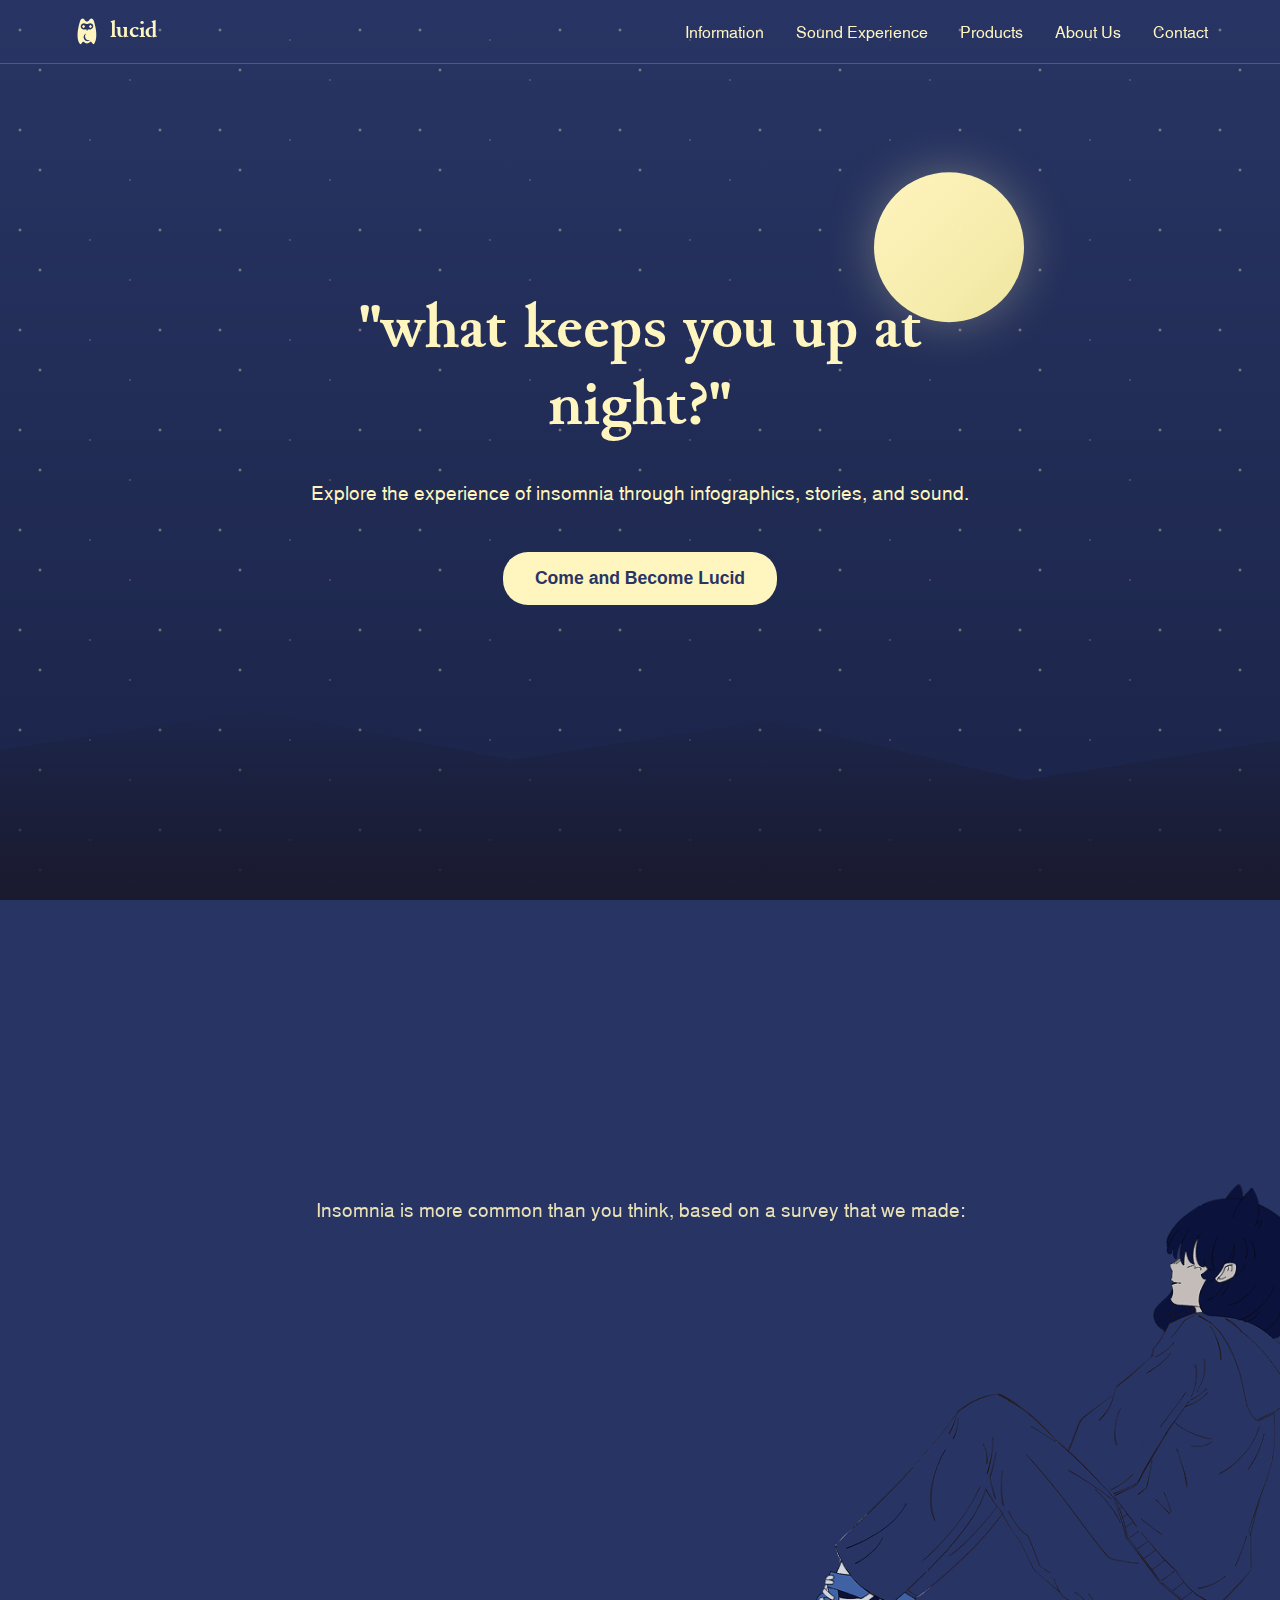
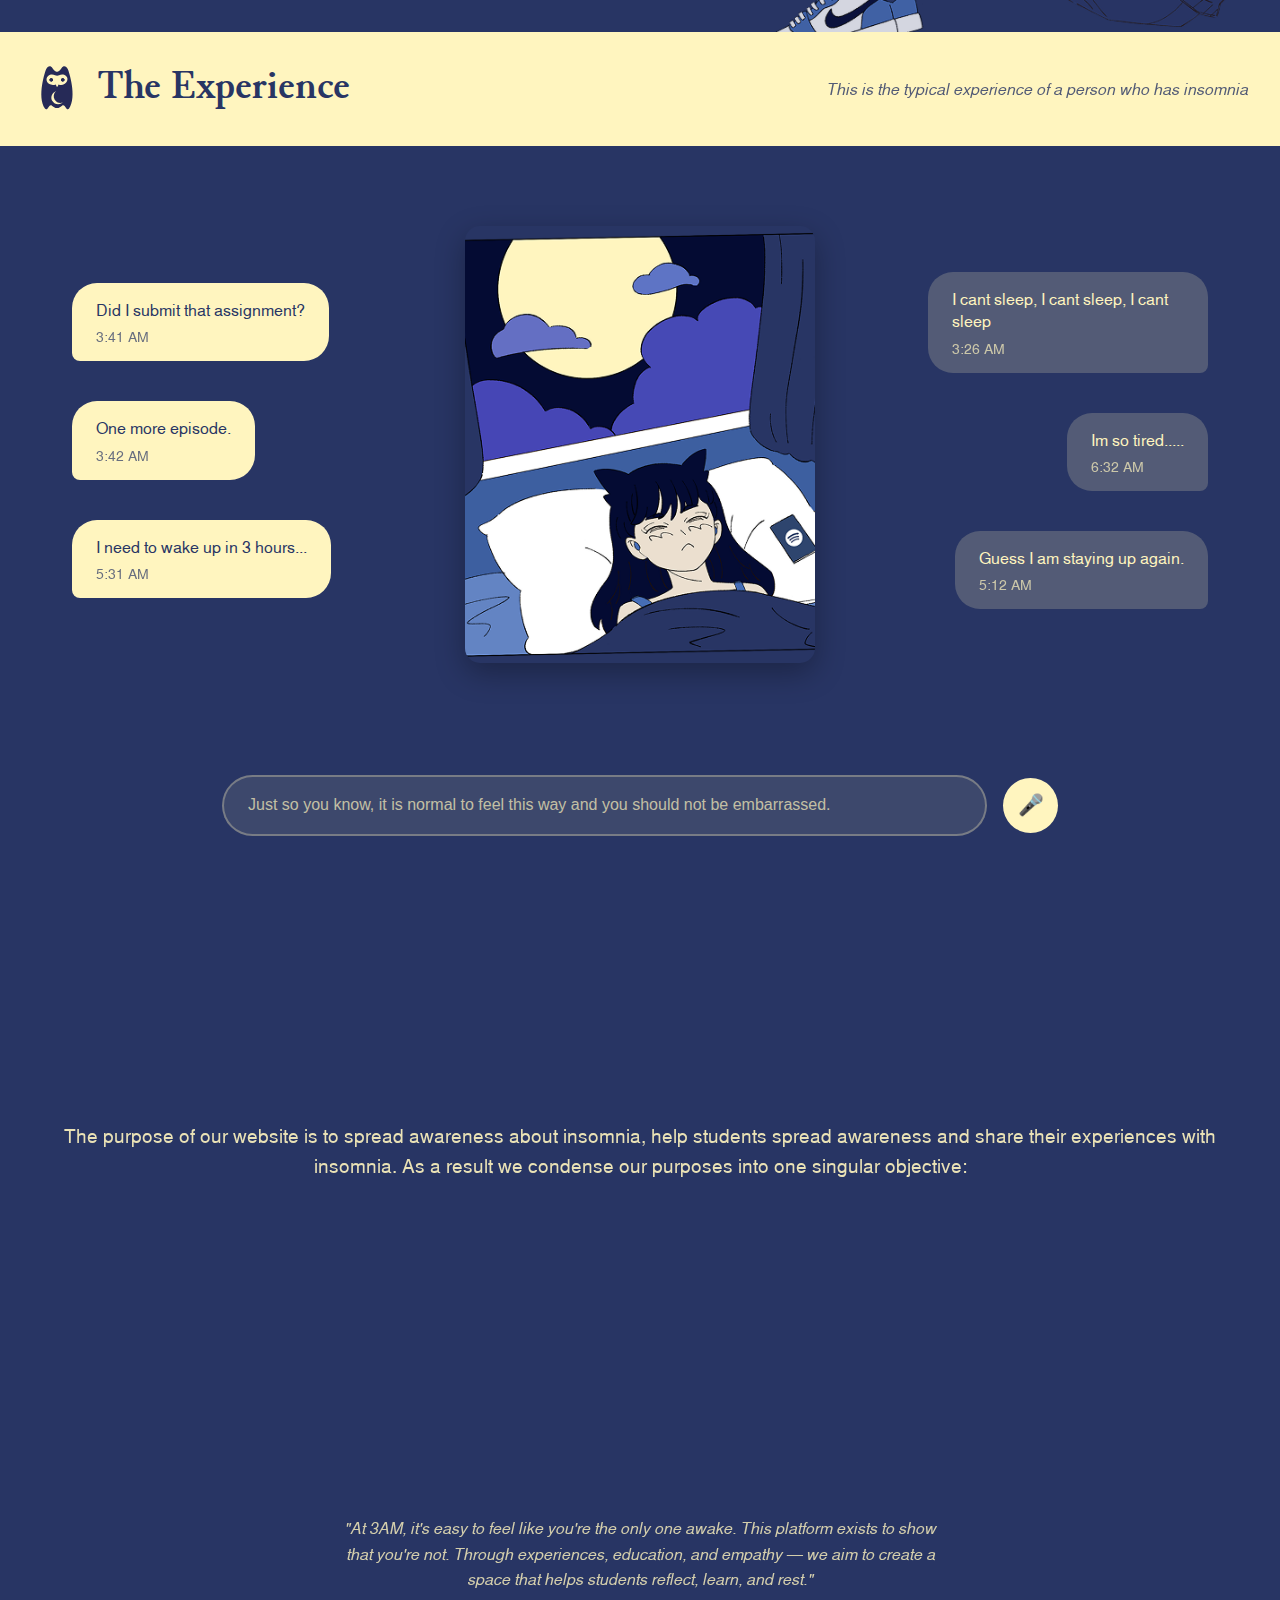
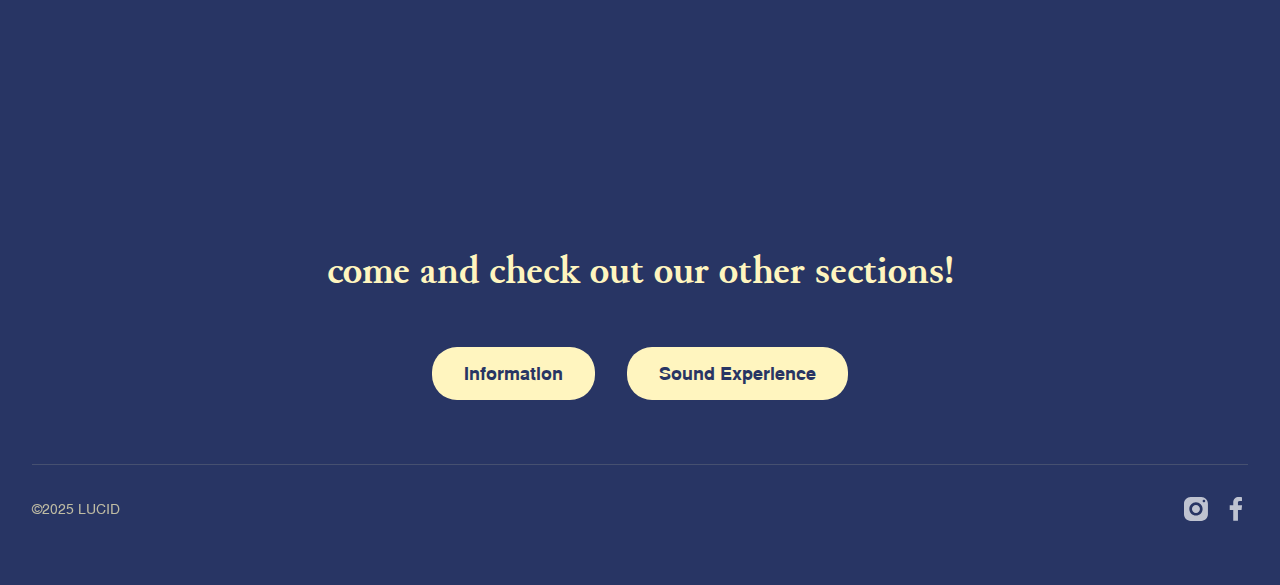
<file: index.html>
<!DOCTYPE html>
<html lang="en">
<head>
    <meta charset="UTF-8">
    <meta name="viewport" content="width=device-width, initial-scale=1.0">
    <title>Lucid - Understanding Insomnia</title>
    <link rel="stylesheet" href="styles.css">

</head>
<body>
    <!-- Navigation -->
    <nav class="navbar" id="navbar">
        <div class="nav-container">
            <div class="nav-logo">
                <img src="./Images/logo-beige.svg" alt="Lucid Logo" class="logo-nav">
                <span class="logo-text">lucid</span>
            </div>
            <ul class="nav-menu">
                <li><a href="information.html">Information</a></li>
                <li><a href="sound-experience.html">Sound Experience</a></li>
                <li><a href="products.html">Products</a></li>
                <li><a href="about.html">About Us</a></li>
                <li><a href="contact.html">Contact</a></li>
            </ul>
        </div>
    </nav>

    <!-- Hero Section -->
    <section class="hero-section" id="hero">
        <div class="hero-background">
            <div class="moon"></div>
            <div class="stars"></div>
        </div>
        <div class="hero-content">
            <h1 class="hero-title">"what keeps you up at night?"</h1>
            <p class="hero-subtitle">Explore the experience of insomnia through infographics, stories, and sound.</p>
            <button class="cta-button">Come and Become Lucid</button>
        </div>
        <div class="hero-mountains"></div>
    </section>

    <!-- The Problem Section -->
    <section class="problem-section" id="problem">
        <div class="section-content">
            <h2 class="section-title">The Problem?</h2>
            <p class="problem-intro">
                <span class="underline">you</span> are <span class="underline">not alone</span> in this.
            </p>
            <p class="problem-description">
                Insomnia is more common than you think, based on a survey that we made:
            </p>
            
            <div class="stats-container">
                <div class="stat-item">
                    <div class="stat-icon">
                        <img src="./Images/bed.png" alt="Bed icon" class="stat-image">
                    </div>
                    <p class="stat-text">Over 85% of students struggle with falling asleep</p>
                </div>
                <div class="stat-item">
                    <div class="stat-icon">
                        <img src="./Images/stressss.png" alt="Stress icon" class="stat-image">
                    </div>
                    <p class="stat-text">Over 60% of students have not once reached help</p>
                </div>
                <div class="stat-item">
                    <div class="stat-icon">
                        <img src="./Images/phonetime.png" alt="Phone time icon" class="stat-image">
                    </div>
                    <p class="stat-text">Late-night screen time is the top reason for insomnia</p>
                </div>
            </div>
            
            <!-- Lying girl illustration -->
            <div class="problem-illustration">
                <img src="./Images/lying.png" alt="Girl lying down" class="lying-girl">
            </div>
        </div>
    </section>

    <!-- The Experience Section -->
    <section class="experience-section" id="experience">
        <!-- Experience Header -->
        <div class="experience-header-bar">
            <div class="experience-logo-title">
                <img src="./Images/logo-beige.svg" alt="Lucid Logo" class="logo-experience">
                <h2 class="experience-title">The Experience</h2>
            </div>
            <div class="experience-subtitle">This is the typical experience of a person who has insomnia</div>
        </div>
        
        <!-- Chat Messages Layout -->
        <div class="chat-layout">
            <!-- Left Messages -->
            <div class="left-messages">
                <div class="message left">
                    <p>Did I submit that assignment?</p>
                    <span class="time">3:41 AM</span>
                </div>
                <div class="message left">
                    <p>One more episode.</p>
                    <span class="time">3:42 AM</span>
                </div>
                <div class="message left">
                    <p>I need to wake up in 3 hours...</p>
                    <span class="time">5:31 AM</span>
                </div>
            </div>
            
            <!-- Center Image -->
            <div class="center-image">
                <img src="./Images/sleeping 1.png" alt="Girl sleeping" class="sleeping-girl">
            </div>
            
            <!-- Right Messages -->
            <div class="right-messages">
                <div class="message right">
                    <p>I cant sleep, I cant sleep, I cant sleep</p>
                    <span class="time">3:26 AM</span>
                </div>
                <div class="message right">
                    <p>Im so tired.....</p>
                    <span class="time">6:32 AM</span>
                </div>
                <div class="message right">
                    <p>Guess I am staying up again.</p>
                    <span class="time">5:12 AM</span>
                </div>
            </div>
        </div>
        
        <div class="chat-input">
            <input type="text" placeholder="Just so you know, it is normal to feel this way and you should not be embarrassed." readonly>
            <button class="voice-button">🎤</button>
        </div>
    </section>

    <!-- The Objective Section -->
    <section class="objective-section" id="objective">
        <div class="section-content">
            <h2 class="section-title">The Objective</h2>
            <p class="objective-description">
                The purpose of our website is to spread awareness about insomnia, help students spread awareness and share their experiences with insomnia. As a result we condense our purposes into one singular objective:
            </p>
            
            <div class="objective-quote">
                <h3>"Humanising insomnia through understanding, connection and expression."</h3>
            </div>
            
            <p class="objective-footer">
                "At 3AM, it's easy to feel like you're the only one awake. This platform exists to show that you're not. Through experiences, education, and empathy — we aim to create a space that helps students reflect, learn, and rest."
            </p>
        </div>
    </section>



    <!-- Call to Action Section -->
    <section class="cta-section" id="cta">
        <div class="section-content">
            <h2 class="cta-title">come and check out our other sections!</h2>
            <div class="cta-buttons">
                <a href="information.html" class="section-button">Information</a>
                <a href="sound-experience.html" class="section-button">Sound Experience</a>
            </div>
        </div>
        <div class="footer-info">
            <span>©2025 LUCID</span>
            <div class="social-icons">
                <img src="./Images/Instagram.svg" alt="Instagram" class="social-icon">
                <img src="./Images/facebook.svg" alt="Facebook" class="social-icon">
            </div>
        </div>
    </section>

    <script src="script.js"></script>
</body>
</html>
</file>
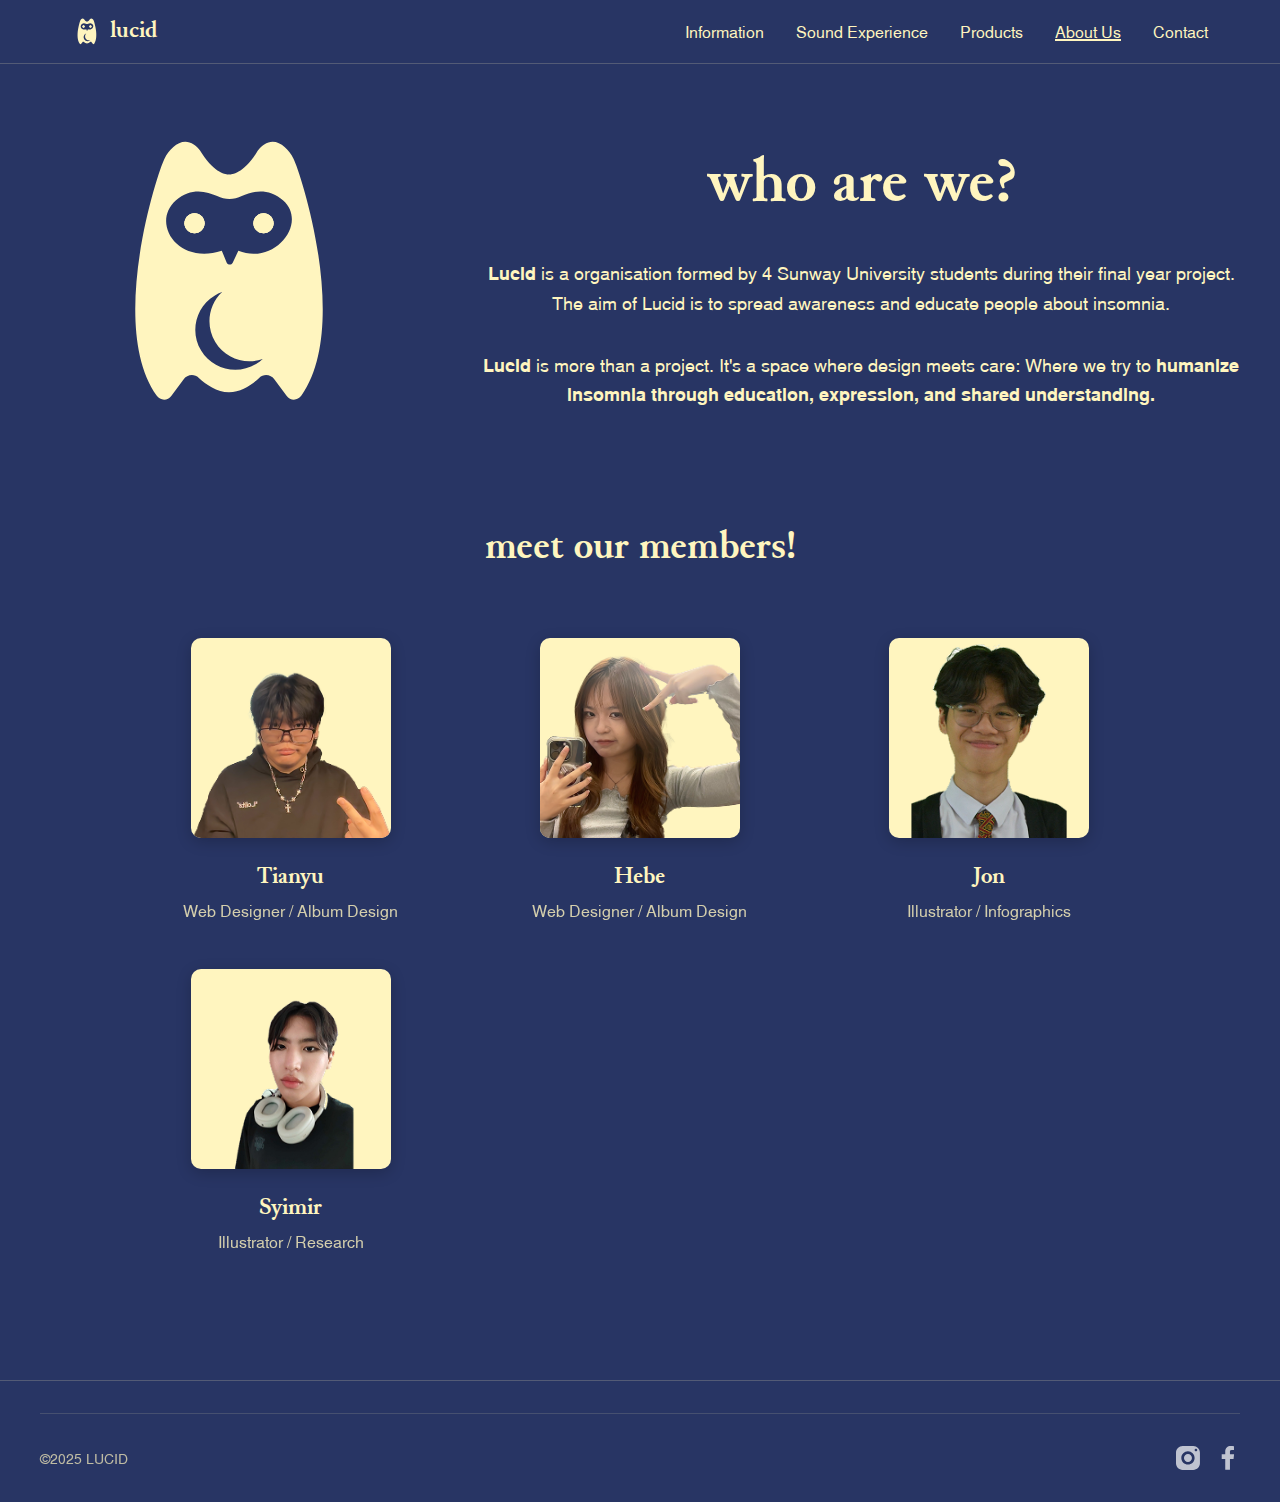
<file: about.html>
<!DOCTYPE html>
<html lang="en">
<head>
    <meta charset="UTF-8">
    <meta name="viewport" content="width=device-width, initial-scale=1.0">
    <title>About Us - Lucid</title>
    <link rel="stylesheet" href="styles.css">
</head>
<body>
    <!-- Navigation -->
    <nav class="navbar" id="navbar">
        <div class="nav-container">
            <div class="nav-logo">
                <img src="./Images/logo-beige.svg" alt="Lucid Logo" class="logo-nav">
                <span class="logo-text">lucid</span>
            </div>
            <ul class="nav-menu">
                <li><a href="information.html">Information</a></li>
                <li><a href="sound-experience.html">Sound Experience</a></li>
                <li><a href="products.html">Products</a></li>
                <li><a href="about.html" class="active">About Us</a></li>
                <li><a href="contact.html">Contact</a></li>
            </ul>
        </div>
    </nav>

    <!-- About Us Page Content -->
    <section class="about-page">
        <div class="section-content">
            <div class="about-header">
                <div class="about-logo">
                    <img src="./Images/logo-beige.svg" alt="Lucid Logo" class="logo-large">
                </div>
                <div class="about-text">
                    <h1 class="about-title">who are we?</h1>
                    <p class="about-description">
                        <strong>Lucid</strong> is a organisation formed by 4 Sunway University students during their final year project.
                        The aim of Lucid is to spread awareness and educate people about insomnia.
                    </p>
                    <p class="about-mission">
                        <strong>Lucid</strong> is more than a project. It's a space where design meets care:
                        Where we try to <strong>humanize insomnia through education, expression, and shared understanding.</strong>
                    </p>
                </div>
            </div>
            
            <div class="team-section">
                <h2 class="team-title">meet our members!</h2>
                <div class="team-grid">
                    <div class="team-member">
                        <div class="member-photo">
                            <img src="./Images/tianyu.png" alt="Tianyu" class="member-image">
                        </div>
                        <h3 class="member-name">Tianyu</h3>
                        <p class="member-role">Web Designer / Album Design</p>
                    </div>
                    <div class="team-member">
                        <div class="member-photo">
                            <img src="./Images/hebe.png" alt="Hebe" class="member-image">
                        </div>
                        <h3 class="member-name">Hebe</h3>
                        <p class="member-role">Web Designer / Album Design</p>
                    </div>
                    <div class="team-member">
                        <div class="member-photo">
                            <img src="./Images/jon.png" alt="Jon" class="member-image">
                        </div>
                        <h3 class="member-name">Jon</h3>
                        <p class="member-role">Illustrator / Infographics</p>
                    </div>
                    <div class="team-member">
                        <div class="member-photo">
                            <img src="./Images/syimir.png" alt="Syimir" class="member-image">
                        </div>
                        <h3 class="member-name">Syimir</h3>
                        <p class="member-role">Illustrator / Research</p>
                    </div>
                </div>
            </div>
        </div>
    </section>

    <!-- Footer -->
    <footer class="page-footer">
        <div class="footer-info">
            <span>©2025 LUCID</span>
            <div class="social-icons">
                <img src="./Images/Instagram.svg" alt="Instagram" class="social-icon">
                <img src="./Images/facebook.svg" alt="Facebook" class="social-icon">
            </div>
        </div>
    </footer>

    <script src="script.js"></script>
</body>
</html>
</file>
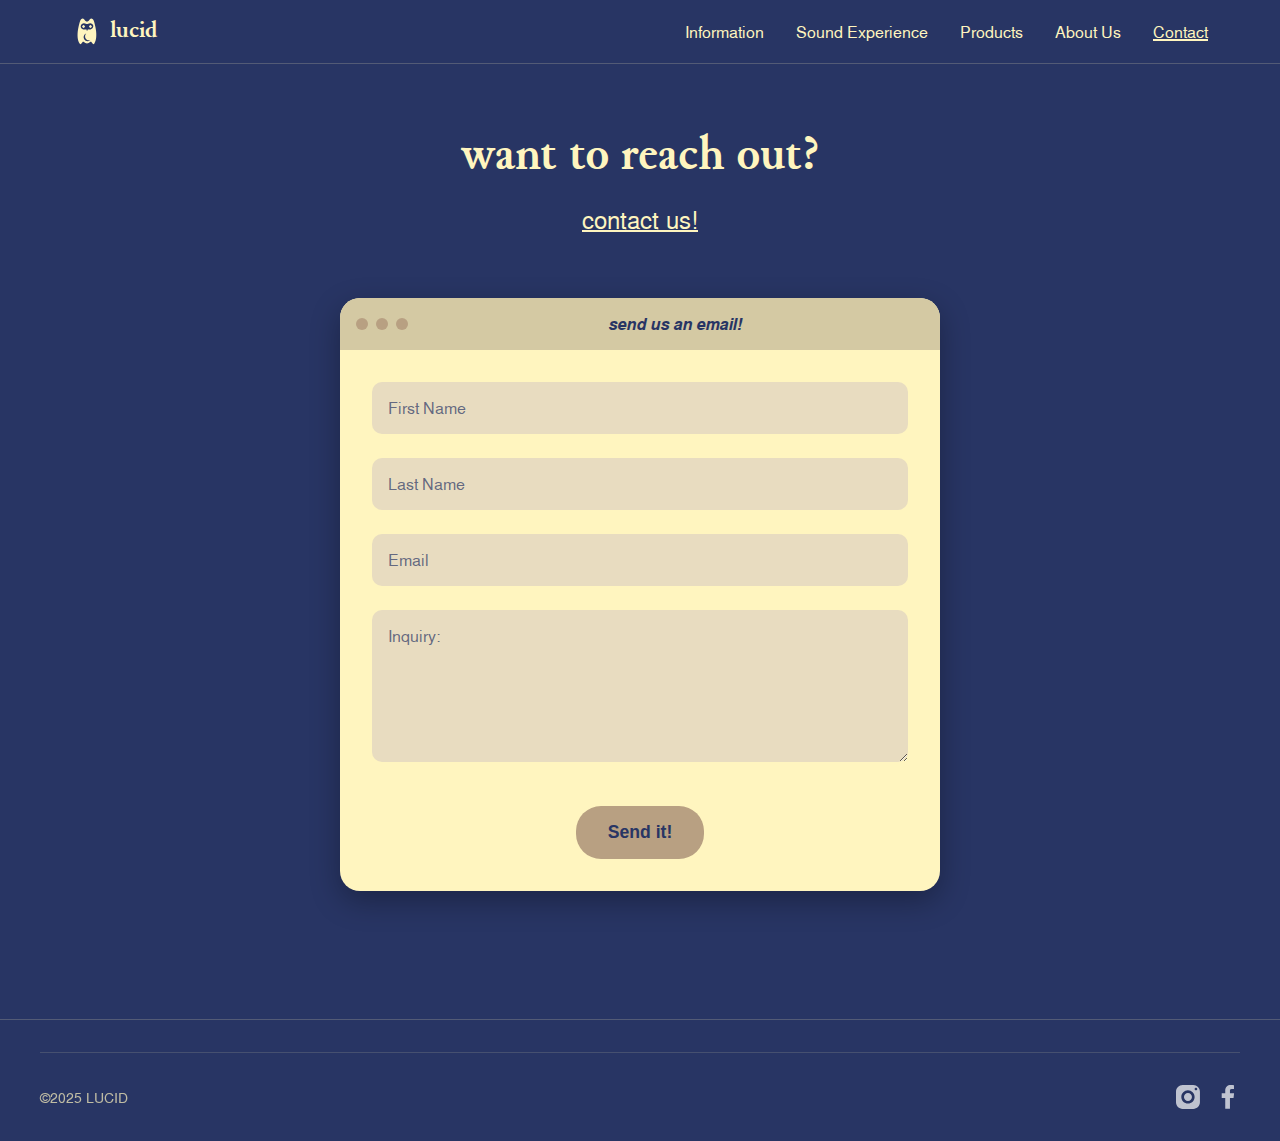
<file: contact.html>
<!DOCTYPE html>
<html lang="en">
<head>
    <meta charset="UTF-8">
    <meta name="viewport" content="width=device-width, initial-scale=1.0">
    <title>Contact Us - Lucid</title>
    <link rel="stylesheet" href="styles.css">
</head>
<body>
    <!-- Navigation -->
    <nav class="navbar" id="navbar">
        <div class="nav-container">
            <div class="nav-logo">
                <img src="./Images/logo-beige.svg" alt="Lucid Logo" class="logo-nav">
                <span class="logo-text">lucid</span>
            </div>
            <ul class="nav-menu">
                <li><a href="information.html">Information</a></li>
                <li><a href="sound-experience.html">Sound Experience</a></li>
                <li><a href="products.html">Products</a></li>
                <li><a href="about.html">About Us</a></li>
                <li><a href="contact.html" class="active">Contact</a></li>
            </ul>
        </div>
    </nav>

    <!-- Contact Page Content -->
    <section class="contact-page">
        <div class="section-content">
            <h1 class="contact-title">want to reach out?</h1>
            <p class="contact-subtitle">
                <span class="underline">contact us!</span>
            </p>
            
            <div class="contact-form-container">
                <div class="form-header">
                    <div class="browser-dots">
                        <span class="dot"></span>
                        <span class="dot"></span>
                        <span class="dot"></span>
                    </div>
                    <div class="form-title">send us an email!</div>
                </div>
                
                <form class="contact-form" id="contactForm">
                    <div class="form-group">
                        <input type="text" id="firstName" name="firstName" placeholder="First Name" required>
                    </div>
                    <div class="form-group">
                        <input type="text" id="lastName" name="lastName" placeholder="Last Name" required>
                    </div>
                    <div class="form-group">
                        <input type="email" id="email" name="email" placeholder="Email" required>
                    </div>
                    <div class="form-group">
                        <textarea id="inquiry" name="inquiry" placeholder="Inquiry:" rows="6" required></textarea>
                    </div>
                    <button type="submit" class="submit-button">Send it!</button>
                </form>
            </div>
        </div>
    </section>

    <!-- Footer -->
    <footer class="page-footer">
        <div class="footer-info">
            <span>©2025 LUCID</span>
            <div class="social-icons">
                <img src="./Images/Instagram.svg" alt="Instagram" class="social-icon">
                <img src="./Images/facebook.svg" alt="Facebook" class="social-icon">
            </div>
        </div>
    </footer>

    <script src="script.js"></script>
</body>
</html>
</file>
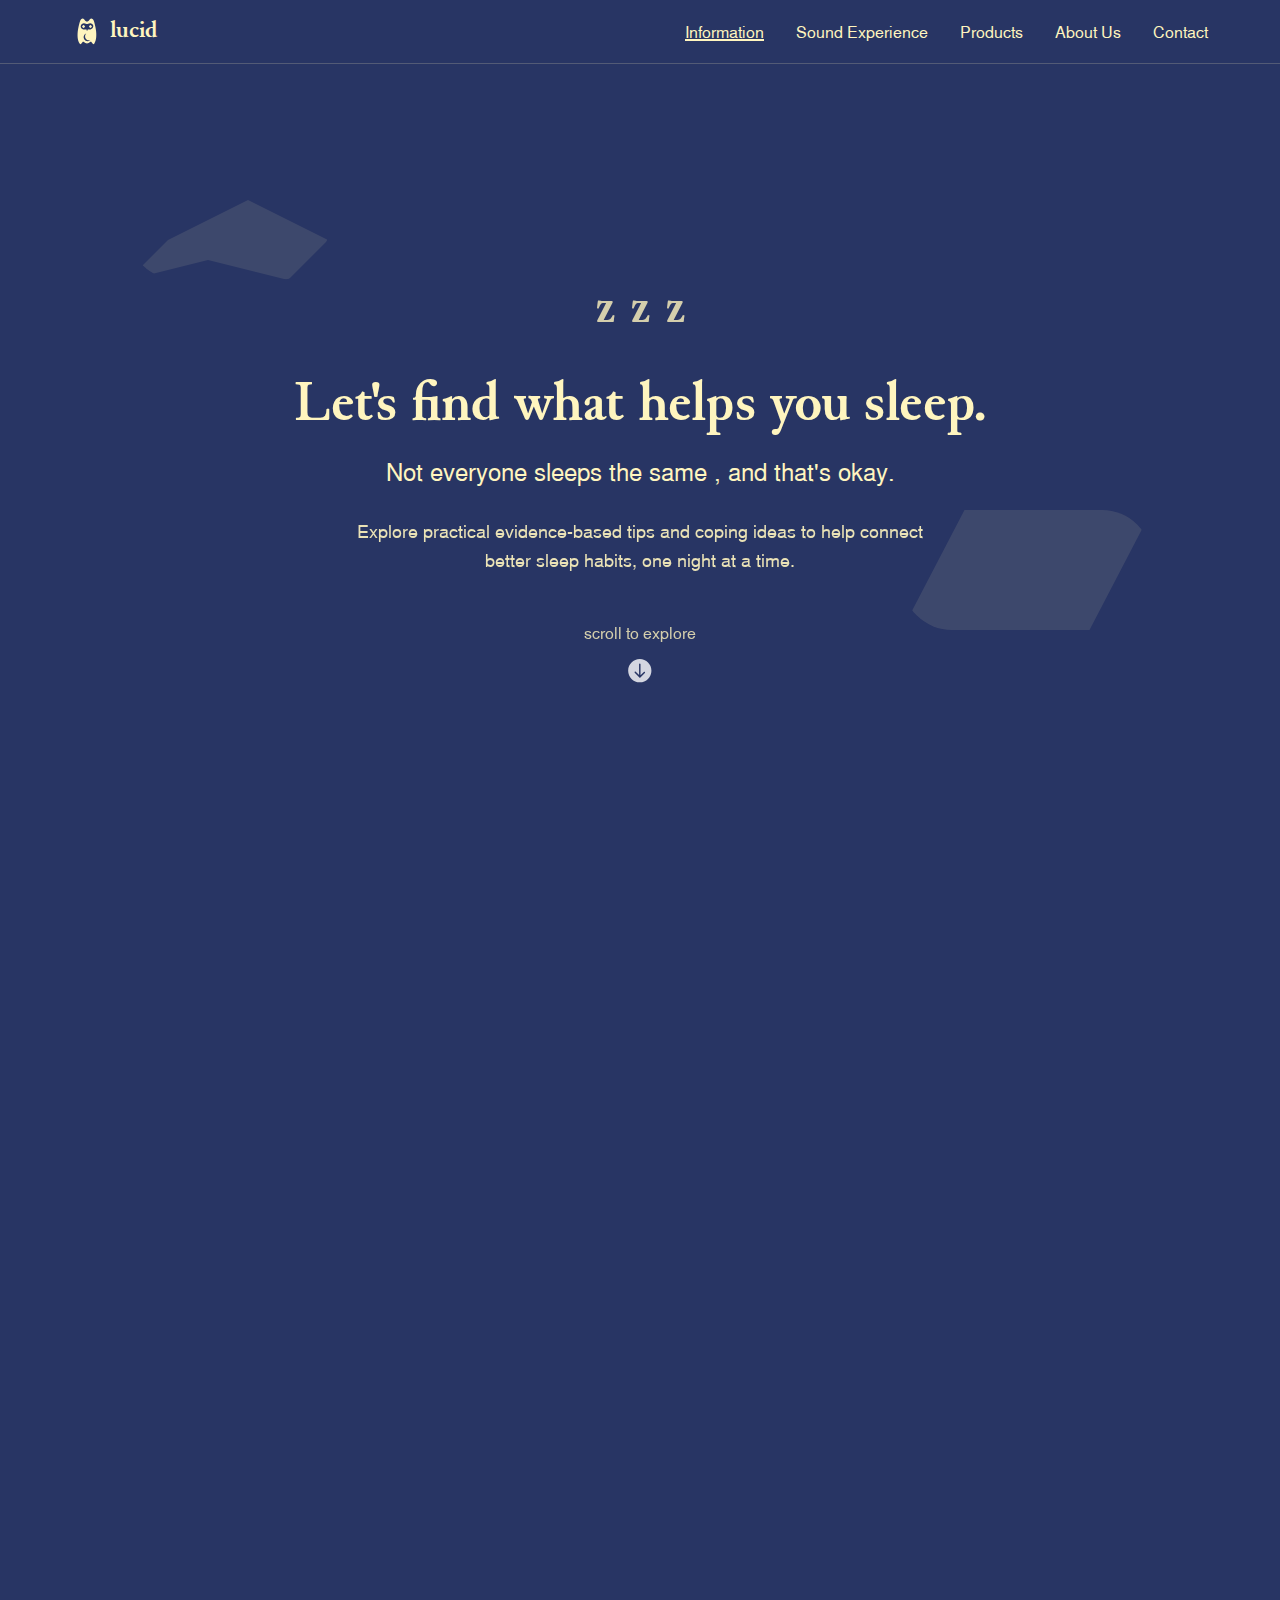
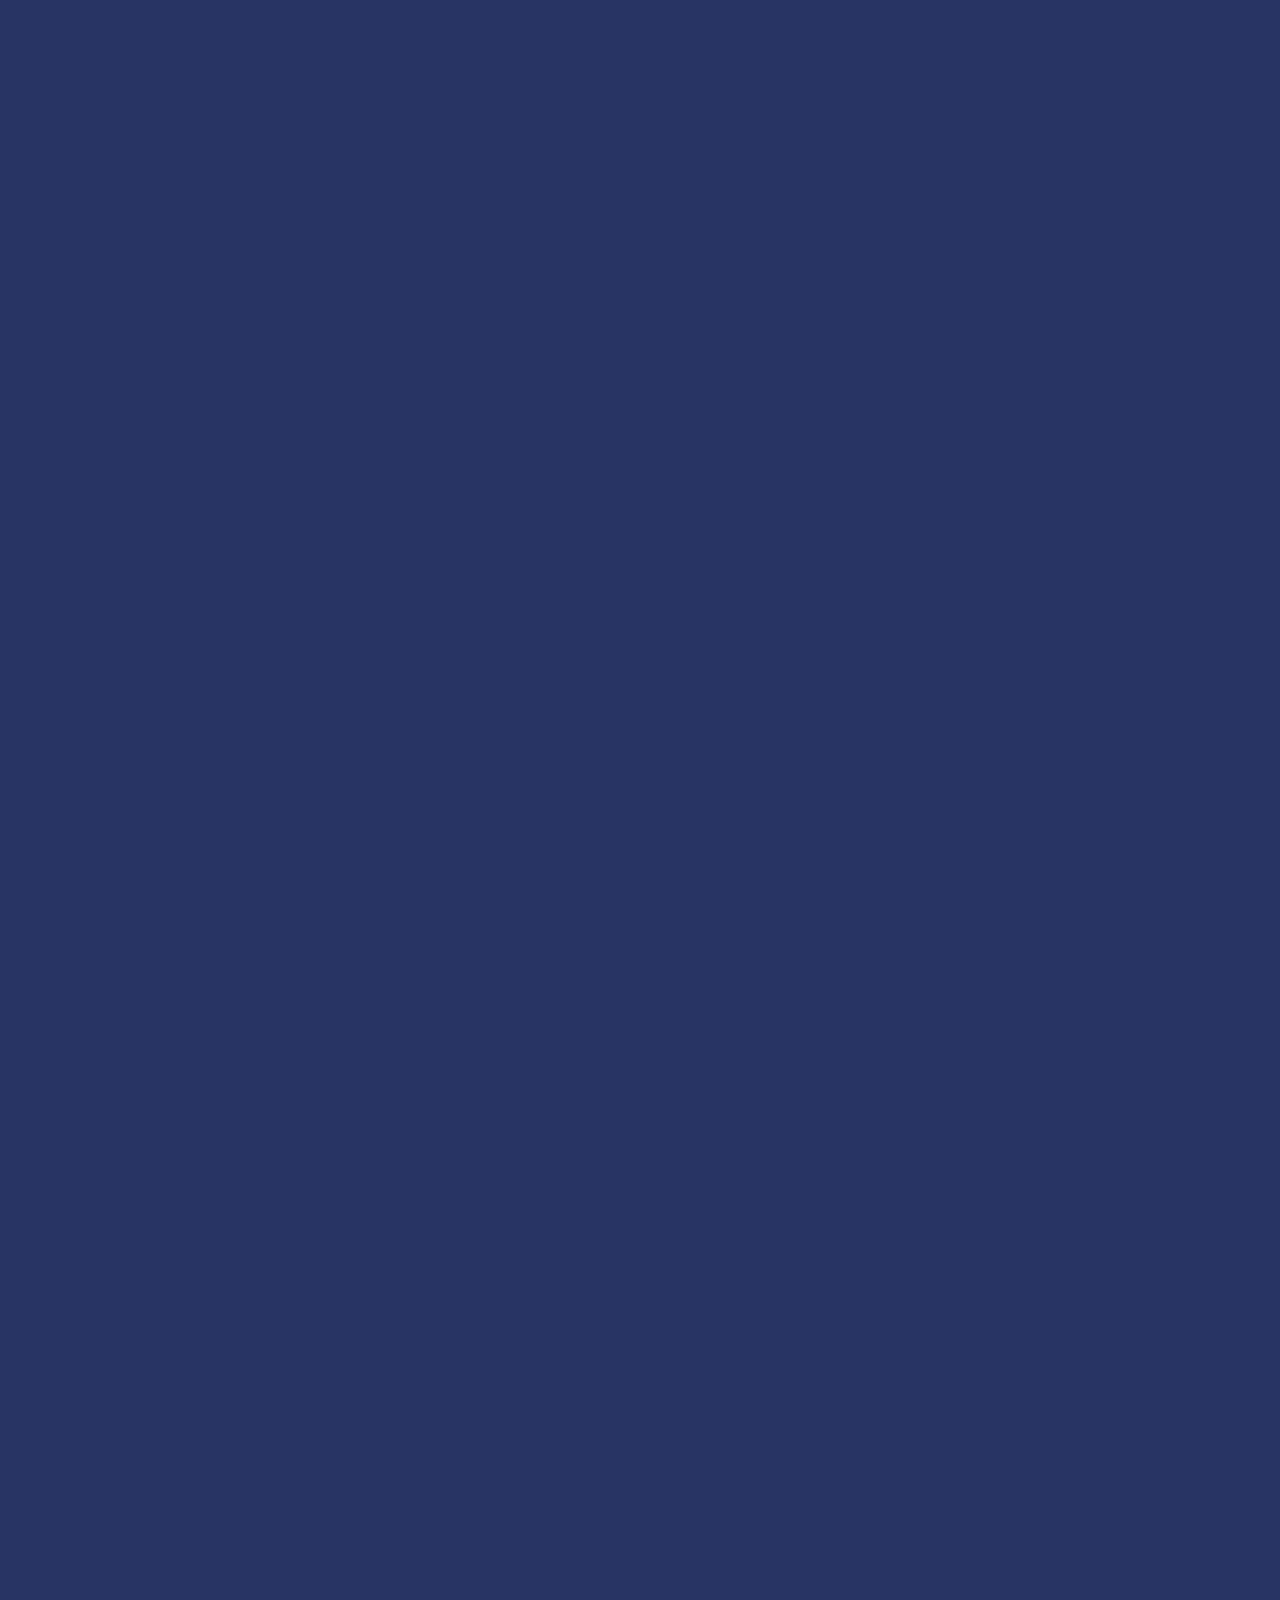
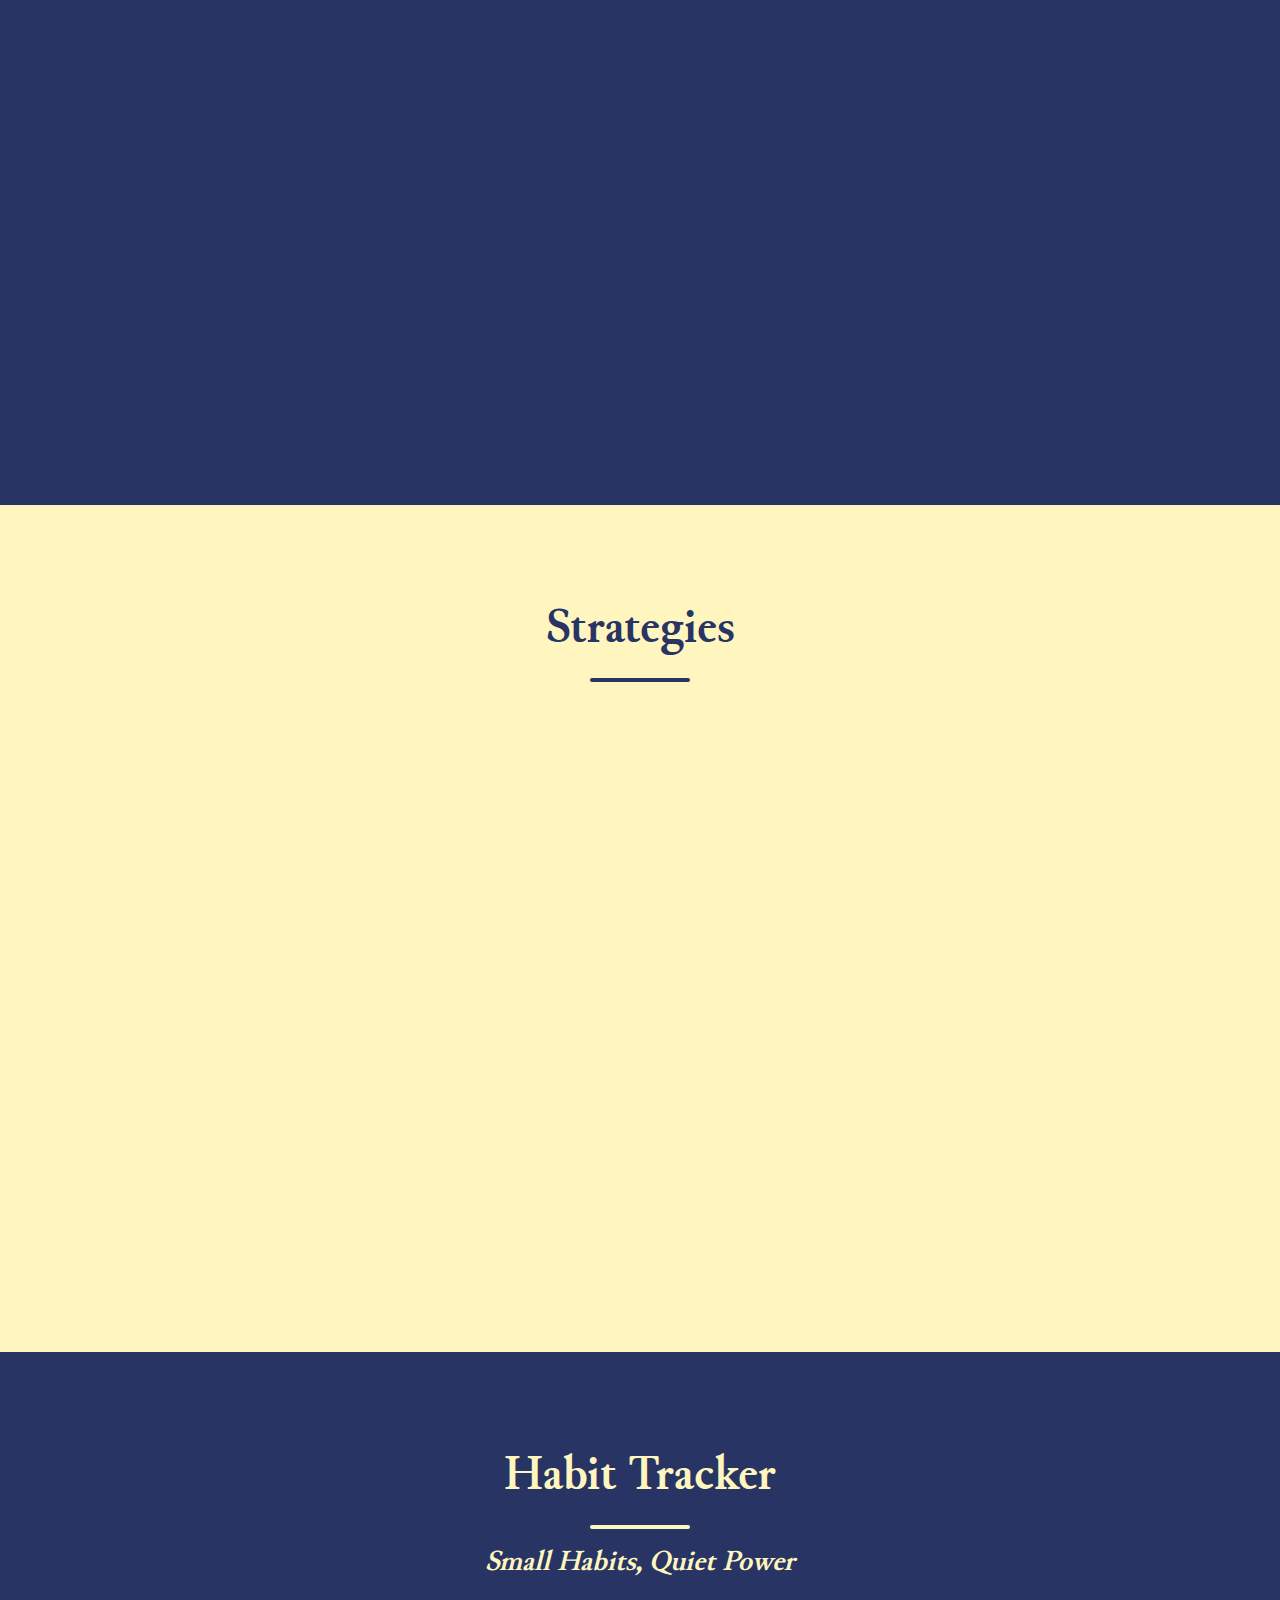
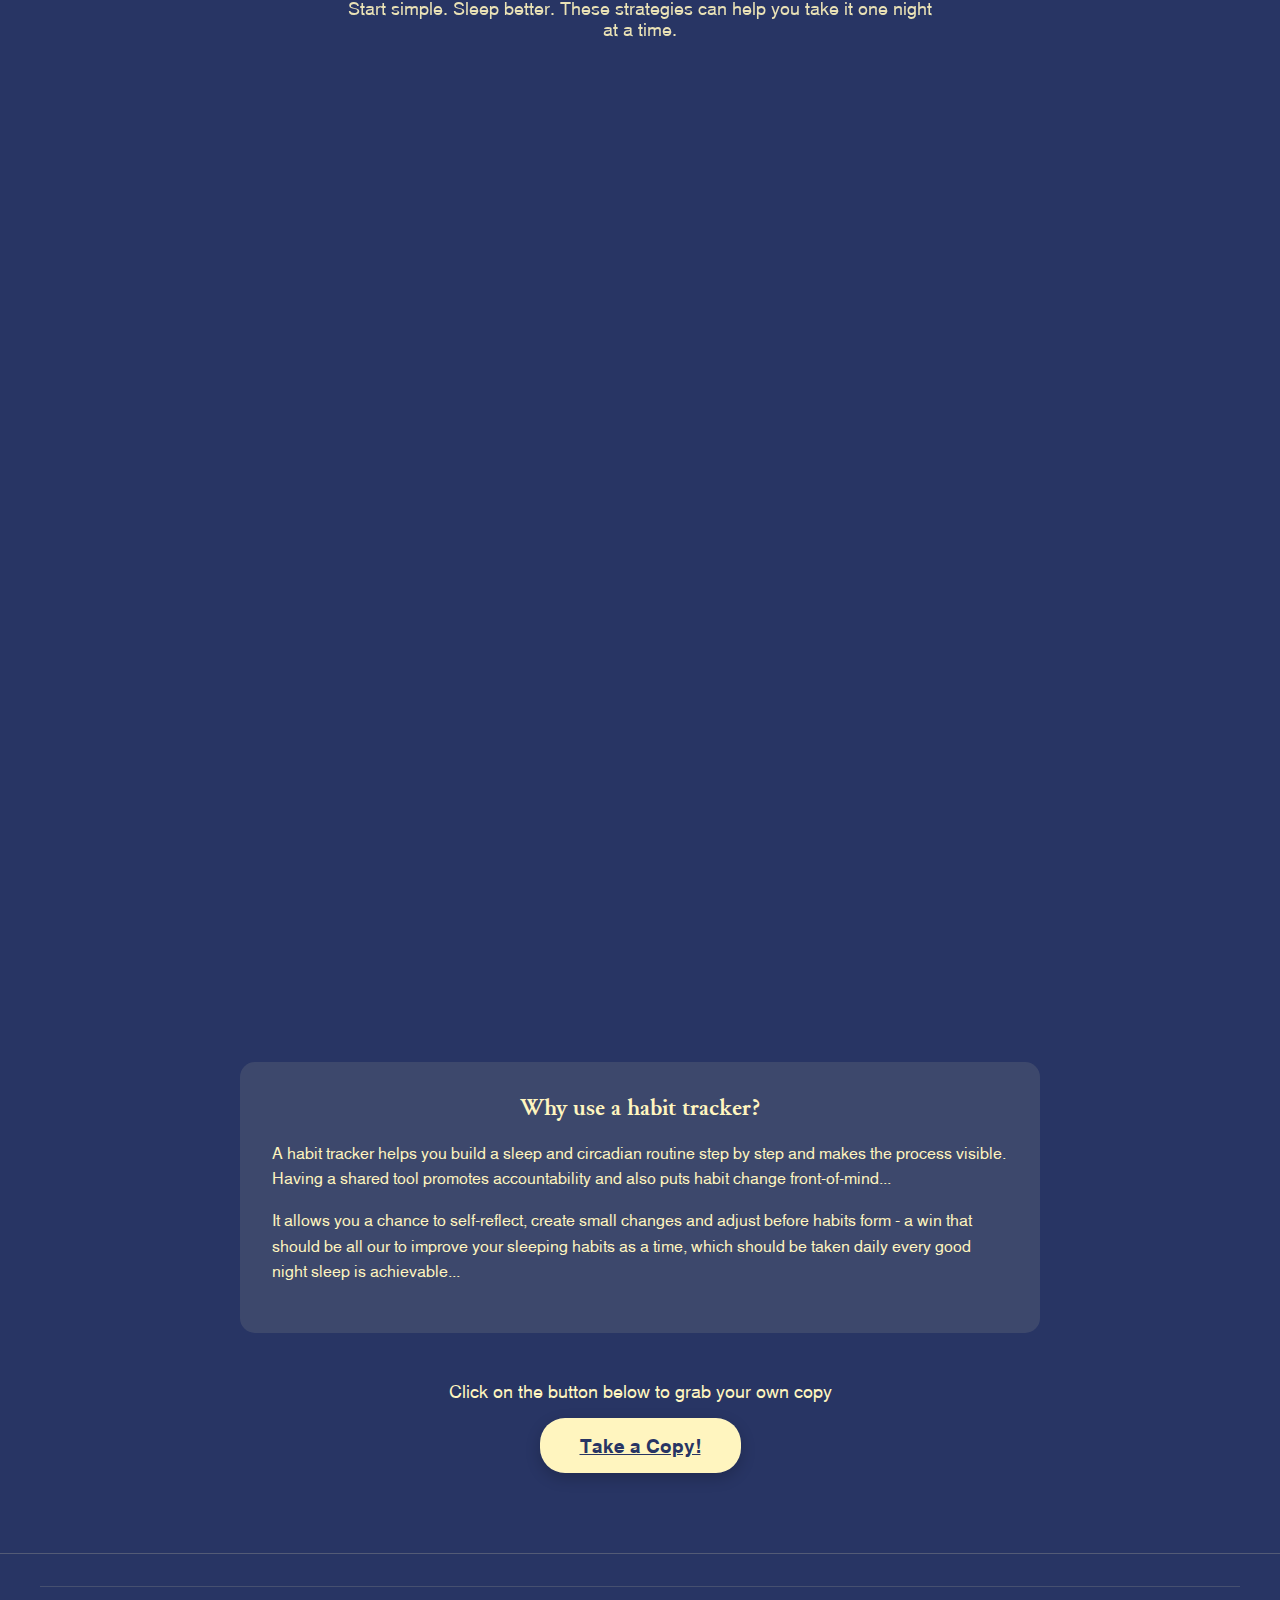
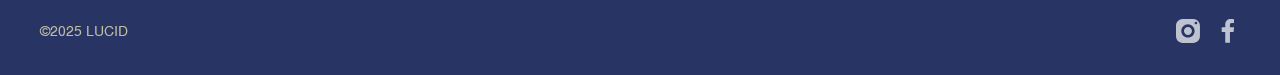
<file: information.html>
<!DOCTYPE html>
<html lang="en">
<head>
    <meta charset="UTF-8">
    <meta name="viewport" content="width=device-width, initial-scale=1.0">
    <title>Information - Lucid</title>
    <link rel="stylesheet" href="styles.css">
</head>
<body>
    <!-- Navigation -->
    <nav class="navbar" id="navbar">
        <div class="nav-container">
            <div class="nav-logo">
                <img src="./Images/logo-beige.svg" alt="Lucid Logo" class="logo-nav">
                <span class="logo-text">lucid</span>
            </div>
            <ul class="nav-menu">
                <li><a href="information.html" class="active">Information</a></li>
                <li><a href="sound-experience.html">Sound Experience</a></li>
                <li><a href="products.html">Products</a></li>
                <li><a href="about.html">About Us</a></li>
                <li><a href="contact.html">Contact</a></li>
            </ul>
        </div>
    </nav>

    <!-- Information Page Content -->
    <section class="info-hero">
        <div class="section-content">
            <div class="info-header">
                <div class="sleep-icons">
                    <span class="sleep-z">z</span>
                    <span class="sleep-z">z</span>
                    <span class="sleep-z">z</span>
                </div>
                <h1 class="info-title">Let's find what helps you sleep.</h1>
                <p class="info-subtitle">Not everyone sleeps the same , and that's okay.</p>
                <p class="info-description">
                    Explore practical evidence-based tips and coping ideas to help connect better sleep habits, one night at a time.
                </p>
                <div class="scroll-indicator">
                    <p>scroll to explore</p>
                    <img src="./Images/downarror.svg" alt="Scroll down" class="scroll-arrow">
                </div>
            </div>
            <div class="cloud-illustrations">
                <div class="cloud cloud-left"></div>
                <div class="cloud cloud-right"></div>
            </div>
        </div>
    </section>

    <!-- Things That Are Helpful Section -->
    <section class="helpful-section">
        <div class="section-content">
            <h2 class="section-title">
                Things that are helpful!
                <span class="title-underline"></span>
            </h2>

            <!-- Aromatherapy -->
            <div class="helpful-item">
                <div class="helpful-content">
                    <div class="helpful-image">
                        <img src="./Images/aromatherapy.png" alt="Aromatherapy essentials" class="helpful-img">
                    </div>
                    <div class="helpful-text">
                        <h3>Aromatherapy</h3>
                        <p>Aromatherapy uses natural plant extracts, such as essential oils, to promote relaxation and improve well-being. When inhaled, certain scents can help reduce stress, calm the mind, and prepare the body for rest , making them a gentle aid for insomnia.</p>
                    </div>
                </div>
                <div class="scent-grid">
                    <div class="scent-item">
                        <div class="scent-image">
                            <img src="./Images/lavender.png" alt="Lavender" class="scent-img">
                        </div>
                        <div class="scent-info">
                            <h4>Lavender</h4>
                            <p>• Calms the nervous system<br>• Reduces stress and anxiety<br>• Promotes deeper sleep</p>
                        </div>
                    </div>
                    <div class="scent-item">
                        <div class="scent-image">
                            <img src="./Images/chamomile.png" alt="Chamomile" class="scent-img">
                        </div>
                        <div class="scent-info">
                            <h4>Chamomile</h4>
                            <p>• Natural sedative<br>• Reduces inflammation<br>• Eases tension</p>
                        </div>
                    </div>
                    <div class="scent-item">
                        <div class="scent-image">
                            <img src="./Images/cedar wood.png" alt="Cedar Wood" class="scent-img">
                        </div>
                        <div class="scent-info">
                            <h4>Cedar Wood</h4>
                            <p>• Grounding scent<br>• Reduces cortisol levels<br>• Promotes relaxation</p>
                        </div>
                    </div>
                    <div class="scent-item">
                        <div class="scent-image">
                            <img src="./Images/bergamot.png" alt="Bergamot" class="scent-img">
                        </div>
                        <div class="scent-info">
                            <h4>Bergamot</h4>
                            <p>• Reduces stress<br>• Balances mood<br>• Improves sleep quality</p>
                        </div>
                    </div>
                </div>
            </div>

            <!-- Lighting -->
            <div class="helpful-item">
                <div class="helpful-content reverse">
                    <div class="helpful-text">
                        <h3>Lighting</h3>
                        <p>Light affects your circadian rhythm — your internal body clock. Exposure to bright blue or light wavelengths before bedtime at night can make it harder to fall asleep. Instead, opt for dim yellow or amber lights before bedtime to help your body prepare for sleep.</p>
                        <div class="lighting-tips">
                            <h4>The Solution: Warmer, Dimmer Lighting</h4>
                            <p>Switching to warm-toned lights (around 2200K to 2700K) at night helps sync your circadian rhythm, making it easier to fall asleep and stay asleep.</p>
                        </div>
                    </div>
                    <div class="helpful-image">
                        <img src="./Images/warm lighting.png" alt="Warm lighting setup" class="helpful-img">
                    </div>
                </div>
            </div>

            <!-- Textures -->
            <div class="helpful-item">
                <div class="helpful-content">
                    <div class="helpful-image">
                        <img src="./Images/texture.png" alt="Soft texture fabric" class="helpful-img">
                    </div>
                    <div class="helpful-text">
                        <h3>Textures</h3>
                        <p>When you can't sleep, your mind races. But your body also becomes more sensitive  to heat, tightness, discomfort, or even small irritations in your environment.
                            Soft, soothing textures can help signal safety, comfort, and rest to your nervous system.</p>
                    </div>
                </div>
                <div class="texture-grid">
                    <div class="texture-item">
                        <div class="texture-image">
                            <img src="./Images/cotton.png" alt="Cotton fabric" class="texture-img">
                        </div>
                        <div class="texture-info">
                            <h4>Cotton</h4>
                            <p>• Breathable<br>• Soft texture<br>• Easy to clean</p>
                        </div>
                    </div>
                    <div class="texture-item">
                        <div class="texture-image">
                            <img src="./Images/fleece.png" alt="Fleece fabric" class="texture-img">
                        </div>
                        <div class="texture-info">
                            <h4>Fleece</h4>
                            <p>• Warm and cozy<br>• Lightweight<br>• Moisture-wicking</p>
                        </div>
                    </div>
                    <div class="texture-item">
                        <div class="texture-image">
                            <img src="./Images/silk.png" alt="Silk fabric" class="texture-img">
                        </div>
                        <div class="texture-info">
                            <h4>Silk Satin</h4>
                            <p>• Smooth texture<br>• Temperature regulating<br>• Reduces hair friction</p>
                        </div>
                    </div>
                    <div class="texture-item">
                        <div class="texture-image">
                            <img src="./Images/wool.png" alt="Wool fabric" class="texture-img">
                        </div>
                        <div class="texture-info">
                            <h4>Wool</h4>
                            <p>• Natural insulation<br>• Moisture absorption<br>• Temperature control</p>
                        </div>
                    </div>
                </div>
            </div>

            <!-- Melatonin Gummies -->
            <div class="helpful-item">
                <div class="helpful-content reverse">
                    <div class="helpful-text">
                        <h3>Melatonin Gummies</h3>
                        <p>Melatonin is a hormone your brain naturally produces in response to darkness. It helps regulate your circadian rhythm, telling your body when it’s time to sleep and wake up.</p>
                        <p>But when stress, screens, or irregular routines interfere, your melatonin production can be delayed — that’s where supplements like melatonin gummies come in.</p>
                        
                        <div class="melatonin-info">
                            <div class="info-column">
                                <h4>How they can help:</h4>
                                <ul>
                                    <li>Helps to fall asleep better</li>
                                    <li>Resets jet lag or irregular sleep cycles</li>
                                    <li>Mild and non-habit forming</li>
                                </ul>
                            </div>
                            <div class="info-column">
                                <h4>When and how to Take?</h4>
                                <ul>
                                    <li>30 minutes before bed</li>
                                    <li>Start with a low dose</li>
                                    <li>Use as occasionally</li>
                                </ul>
                            </div>
                        </div>
                    </div>
                    <div class="helpful-image">
                        <img src="./Images/melatonin.png" alt="Melatonin gummies" class="helpful-img">
                    </div>
                </div>
            </div>
        </div>
    </section>

    <!-- Strategies Section -->
    <section class="strategies-section">
        <div class="section-content">
            <h2 class="strategies-title">
                Strategies
                <span class="title-underline"></span>
            </h2>
            
            <div class="strategies-grid">
                <div class="strategy-card">
                    <div class="strategy-image">
                        <img src="./Images/journaling.png" alt="Journaling" class="strategy-img">
                    </div>
                    <div class="strategy-content">
                        <h3>Journaling</h3>
                        <p>Clear your mind before bed by writing your thoughts out.</p>
                        <ul>
                            <li>Write about your worries, feelings, or to-do list before sleeping</li>
                            <li>Helps reduce mental clutter</li>
                        </ul>
                    </div>
                </div>
                
                <div class="strategy-card">
                    <div class="strategy-image">
                        <img src="./Images/screen time.png" alt="Screen curfew" class="strategy-img">
                    </div>
                    <div class="strategy-content">
                        <h3>Screen Curfew</h3>
                        <p>Screens keep your brain awake, curfews help your body rest.</p>
                        <ul>
                            <li>Blue light delays melatonin release, making sleep harder.</li>
                            <li>Set a personal curfew: no screens 30–60 minutes before bed.</li>
                        </ul>
                    </div>
                </div>
                
                <div class="strategy-card">
                    <div class="strategy-image">
                        <img src="./Images/cbt.png" alt="CBT-I therapy" class="strategy-img">
                    </div>
                    <div class="strategy-content">
                        <h3>CBT-I</h3>
                        <p>A proven psychological method to rewire your sleep habits.</p>
                        <ul>
                            <li>Focuses on changing unhelpful sleep thoughts and behaviors.</li>
                            <li>Techniques include sleep restriction, stimulus control, and thought reframing.</li>
                        </ul>
                    </div>
                </div>
            </div>
        </div>
    </section>

    <!-- Habit Tracker Section -->
    <section class="habit-tracker-section">
        <div class="section-content">
            <h2 class="habit-title">
                Habit Tracker
                <span class="title-underline"></span>
            </h2>
            <h3 class="habit-subtitle">Small Habits, Quiet Power</h3>
            <p class="habit-description">
                Start simple. Sleep better. These strategies can help you take it one night at a time.
            </p>
            
            <div class="habit-tracker-display">
                <img src="./Images/habittrackersc.png" alt="Habit Tracker" class="tracker-image">
            </div>
            
            <div class="tracker-info">
                <h4>Why use a habit tracker?</h4>
                <p>A habit tracker helps you build a sleep and circadian routine step by step and makes the process visible. Having a shared tool promotes accountability and also puts habit change front-of-mind...</p>
                <p>It allows you a chance to self-reflect, create small changes and adjust before habits form - a win that should be all our to improve your sleeping habits as a time, which should be taken daily every good night sleep is achievable...</p>
            </div>
            
            <div class="download-section">
                <p>Click on the button below to grab your own copy</p>
                <a href="https://drive.google.com/file/d/1I-yjETxEAkBH8dXV1insmqGil7h8EBE8/view?usp=share_link" target="_blank" class="download-button">Take a Copy!</a>
            </div>
        </div>
    </section>

    <!-- Footer -->
    <footer class="page-footer">
        <div class="footer-info">
            <span>©2025 LUCID</span>
            <div class="social-icons">
                <img src="./Images/Instagram.svg" alt="Instagram" class="social-icon">
                <img src="./Images/facebook.svg" alt="Facebook" class="social-icon">
            </div>
        </div>
    </footer>

    <script src="script.js"></script>
</body>
</html>
</file>
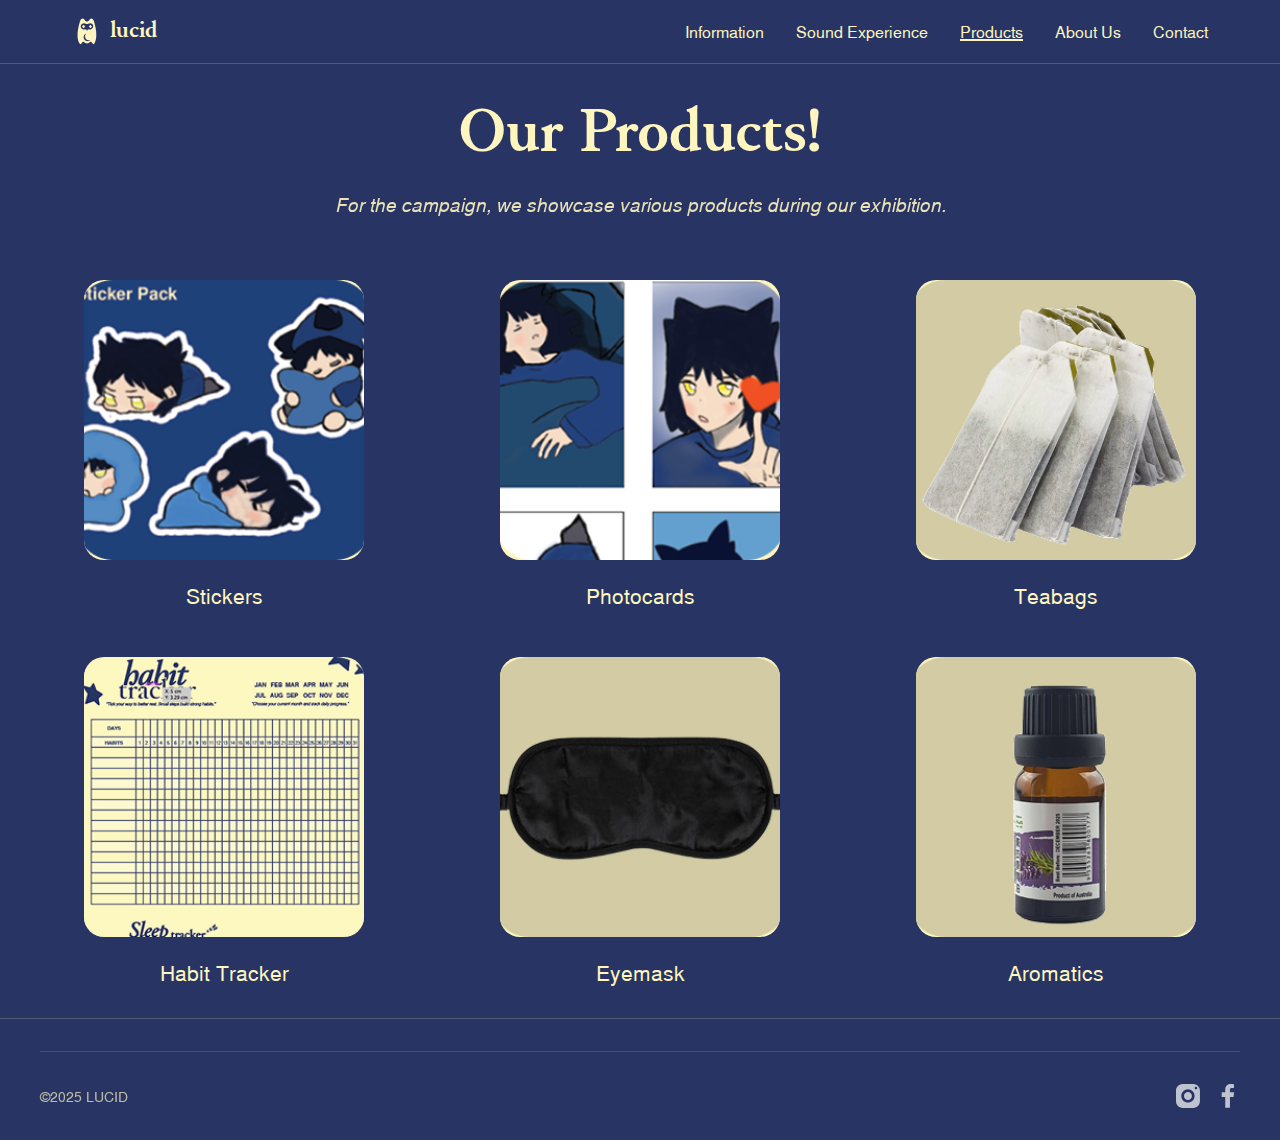
<file: products.html>
<!DOCTYPE html>
<html lang="en">
<head>
    <meta charset="UTF-8">
    <meta name="viewport" content="width=device-width, initial-scale=1.0">
    <title>Our Products - Lucid</title>
    <link rel="stylesheet" href="styles.css">
</head>
<body>
    <!-- Navigation -->
    <nav class="navbar" id="navbar">
        <div class="nav-container">
            <div class="nav-logo">
                <img src="./Images/logo-beige.svg" alt="Lucid Logo" class="logo-nav">
                <span class="logo-text">lucid</span>
            </div>
            <ul class="nav-menu">
                <li><a href="information.html">Information</a></li>
                <li><a href="sound-experience.html">Sound Experience</a></li>
                <li><a href="products.html" class="active">Products</a></li>
                <li><a href="about.html">About Us</a></li>
                <li><a href="contact.html">Contact</a></li>
            </ul>
        </div>
    </nav>

    <!-- Products Page Content -->
    <section class="products-page">
        <div class="section-content">
            <div class="products-header">
                <h1 class="products-title">Our Products!</h1>
                <p class="products-subtitle">For the campaign, we showcase various products during our exhibition.</p>
            </div>
            
            <div class="products-grid">
                <div class="product-card">
                    <div class="product-image">
                        <img src="./Images/Stickers.png" alt="Stickers" class="product-img">
                    </div>
                    <h3 class="product-name">Stickers</h3>
                </div>
                
                <div class="product-card">
                    <div class="product-image">
                        <img src="./Images/Photocards.png" alt="Photocards" class="product-img">
                    </div>
                    <h3 class="product-name">Photocards</h3>
                </div>
                
                <div class="product-card">
                    <div class="product-image">
                        <img src="./Images/Teabags.png" alt="Teabags" class="product-img">
                    </div>
                    <h3 class="product-name">Teabags</h3>
                </div>
                
                <div class="product-card">
                    <div class="product-image">
                        <img src="./Images/HabitTracker.png" alt="Habit Tracker" class="product-img">
                    </div>
                    <h3 class="product-name">Habit Tracker</h3>
                </div>
                
                <div class="product-card">
                    <div class="product-image">
                        <img src="./Images/Eyemask.png" alt="Eyemask" class="product-img">
                    </div>
                    <h3 class="product-name">Eyemask</h3>
                </div>
                
                <div class="product-card">
                    <div class="product-image">
                        <img src="./Images/Aromatics.png" alt="Aromatics" class="product-img">
                    </div>
                    <h3 class="product-name">Aromatics</h3>
                </div>
            </div>
        </div>
    </section>

    <!-- Footer -->
    <footer class="page-footer">
        <div class="footer-info">
            <span>©2025 LUCID</span>
            <div class="social-icons">
                <img src="./Images/Instagram.svg" alt="Instagram" class="social-icon">
                <img src="./Images/facebook.svg" alt="Facebook" class="social-icon">
            </div>
        </div>
    </footer>

    <script src="script.js"></script>
</body>
</html>
</file>
<file: styles.css>
/* Local Font Declarations */
@font-face {
    font-family: 'Junicode';
    src: url('./Font/Junicode-Bold.ttf') format('truetype');
    font-weight: 700;
    font-style: normal;
    font-display: swap;
}

@font-face {
    font-family: 'NimbusSansL';
    src: url('./Font/NimbusSanL-Regu.ttf') format('truetype');
    font-weight: 400;
    font-style: normal;
    font-display: swap;
}

@font-face {
    font-family: 'NimbusSansL';
    src: url('./Font/NimbusSanL-Bold.ttf') format('truetype');
    font-weight: 700;
    font-style: normal;
    font-display: swap;
}

@font-face {
    font-family: 'NimbusSansL';
    src: url('./Font/NimbusSanL-ReguItal.ttf') format('truetype');
    font-weight: 400;
    font-style: italic;
    font-display: swap;
}

@font-face {
    font-family: 'NimbusSansL';
    src: url('./Font/NimbusSanL-BoldItal.ttf') format('truetype');
    font-weight: 700;
    font-style: italic;
    font-display: swap;
}

/* CSS Variables */
:root {
    --primary-blue: #283564;
    --primary-beige: #FFF5BF;
    --font-serif: 'Junicode', serif;
    --font-sans: 'NimbusSansL', 'Arial', sans-serif;
}

/* Reset and Base Styles */
* {
    margin: 0;
    padding: 0;
    box-sizing: border-box;
}

html {
    scroll-behavior: smooth;
}

body {
    font-family: var(--font-sans);
    background-color: var(--primary-blue);
    color: var(--primary-beige);
    overflow-x: hidden;
}

/* Navigation Styles */
.navbar {
    position: fixed;
    top: 0;
    left: 0;
    right: 0;
    background-color: var(--primary-blue);
    z-index: 1000;
    padding: 1rem 0;
    border-bottom: 1px solid rgba(255, 245, 191, 0.2);
    transition: all 0.3s ease;
}

.nav-container {
    max-width: 1200px;
    margin: 0 auto;
    display: flex;
    justify-content: space-between;
    align-items: center;
    padding: 0 2rem;
}

.nav-logo {
    display: flex;
    align-items: center;
    gap: 0.5rem;
}

.logo-nav {
    width: 30px;
    height: 30px;
}

.logo-text {
    font-family: var(--font-serif);
    font-weight: 700;
    font-size: 1.5rem;
    color: var(--primary-beige);
}

.logo-experience {
    width: 50px;
    height: 50px;
    filter: brightness(0) saturate(100%) invert(15%) sepia(43%) saturate(1159%) hue-rotate(202deg) brightness(93%) contrast(95%);
}

.logo-large {
    width: 300px;
    height: 300px;
}

.nav-menu {
    display: flex;
    list-style: none;
    gap: 2rem;
}

.nav-menu a {
    color: var(--primary-beige);
    text-decoration: none;
    font-weight: 400;
    font-size: 1rem;
    transition: opacity 0.3s ease;
}

.nav-menu a:hover {
    opacity: 0.7;
}

.nav-menu a.active {
    opacity: 1;
    text-decoration: underline;
    text-decoration-color: var(--primary-beige);
    text-decoration-thickness: 2px;
}

/* Hero Section */
.hero-section {
    height: 100vh;
    position: relative;
    display: flex;
    align-items: center;
    justify-content: center;
    text-align: center;
    overflow: hidden;
}

.hero-background {
    position: absolute;
    top: 0;
    left: 0;
    right: 0;
    bottom: 0;
    background: linear-gradient(180deg, var(--primary-blue) 0%, #1a2347 100%);
}

.moon {
    position: absolute;
    top: 15%;
    right: 20%;
    width: 150px;
    height: 150px;
    border-radius: 50%;
    background: linear-gradient(135deg, var(--primary-beige) 0%, #f0e6a0 100%);
    box-shadow: 0 0 50px rgba(255, 245, 191, 0.3);
}

.stars {
    position: absolute;
    top: 0;
    left: 0;
    right: 0;
    bottom: 0;
    background-image: 
        radial-gradient(2px 2px at 20px 30px, var(--primary-beige), transparent),
        radial-gradient(2px 2px at 40px 70px, var(--primary-beige), transparent),
        radial-gradient(1px 1px at 90px 40px, var(--primary-beige), transparent),
        radial-gradient(1px 1px at 130px 80px, var(--primary-beige), transparent),
        radial-gradient(2px 2px at 160px 30px, var(--primary-beige), transparent);
    background-repeat: repeat;
    background-size: 200px 100px;
    opacity: 0.6;
}

.hero-content {
    position: relative;
    z-index: 2;
    max-width: 800px;
    padding: 0 2rem;
}

.hero-title {
    font-family: var(--font-serif);
    font-weight: 700;
    font-size: 4rem;
    line-height: 1.2;
    margin-bottom: 2rem;
    color: var(--primary-beige);
}

.hero-subtitle {
    font-size: 1.2rem;
    margin-bottom: 3rem;
    opacity: 0.9;
}

.cta-button {
    background-color: var(--primary-beige);
    color: var(--primary-blue);
    border: none;
    padding: 1rem 2rem;
    border-radius: 25px;
    font-size: 1.1rem;
    font-weight: 700;
    cursor: pointer;
    transition: all 0.3s ease;
}

.cta-button:hover {
    transform: translateY(-2px);
    box-shadow: 0 5px 15px rgba(255, 245, 191, 0.3);
}

.hero-mountains {
    position: absolute;
    bottom: 0;
    left: 0;
    right: 0;
    height: 200px;
    background: linear-gradient(to top, #1a1a2e 0%, transparent 100%);
    clip-path: polygon(0 100%, 100% 100%, 100% 20%, 80% 40%, 60% 10%, 40% 30%, 20% 5%, 0 25%);
}

/* Problem Section */
.problem-section {
    padding: 8rem 2rem;
    background-color: var(--primary-blue);
    position: relative;
    overflow: hidden;
}

.section-content {
    max-width: 1200px;
    margin: 0 auto;
    text-align: center;
}

.section-title {
    font-family: var(--font-serif);
    font-weight: 700;
    font-size: 3rem;
    margin-bottom: 3rem;
    color: var(--primary-beige);
}

.arrow {
    color: var(--primary-beige);
    font-size: 2.5rem;
    margin-left: 1rem;
}

.problem-intro {
    font-size: 1.5rem;
    margin-bottom: 2rem;
}

.underline {
    text-decoration: underline;
    text-decoration-color: var(--primary-beige);
    text-decoration-thickness: 2px;
}

.problem-description {
    font-size: 1.2rem;
    margin-bottom: 4rem;
    opacity: 0.9;
}

.stats-container {
    display: grid;
    grid-template-columns: repeat(auto-fit, minmax(300px, 1fr));
    gap: 3rem;
    margin-top: 4rem;
    position: relative;
    z-index: 2;
}

.stat-item {
    display: flex;
    flex-direction: column;
    align-items: center;
    gap: 1.5rem;
}

.stat-box {
    width: 200px;
    height: 150px;
    background-color: var(--primary-beige);
    border-radius: 10px;
    box-shadow: 0 4px 15px rgba(0, 0, 0, 0.2);
}

.stat-icon {
    width: 200px;
    height: 150px;
    background-color: var(--primary-beige);
    border-radius: 50%;
    display: flex;
    align-items: center;
    justify-content: center;
    box-shadow: 0 4px 15px rgba(0, 0, 0, 0.2);
}

.stat-image {
    width: 80px;
    height: 80px;
    object-fit: contain;
}

.problem-illustration {
    position: absolute;
    bottom: -50px;
    right: 0;
    z-index: 0;
}

.lying-girl {
    max-height: 500px;
    width: auto;
    object-fit: contain;
    opacity: 0.8;
}

.stat-text {
    font-size: 1rem;
    text-align: center;
    max-width: 200px;
    line-height: 1.4;
}

/* Experience Section */
.experience-section {
    background-color: var(--primary-blue);
    position: relative;
}

/* Experience Header Bar */
.experience-header-bar {
    background-color: var(--primary-beige);
    color: var(--primary-blue);
    padding: 2rem;
    display: flex;
    align-items: center;
    justify-content: space-between;
    flex-wrap: wrap;
    gap: 1rem;
}

.experience-logo-title {
    display: flex;
    align-items: center;
    gap: 1rem;
}

.experience-title {
    font-family: var(--font-serif);
    font-weight: 700;
    font-size: 2.5rem;
    color: var(--primary-blue);
    margin: 0;
}

.experience-subtitle {
    font-size: 1rem;
    color: var(--primary-blue);
    opacity: 0.8;
    font-style: italic;
}

/* Chat Layout */
.chat-layout {
    display: grid;
    grid-template-columns: 1fr 400px 1fr;
    gap: 2rem;
    padding: 3rem 2rem;
    align-items: center;
    max-width: 1200px;
    margin: 0 auto;
}

.left-messages, .right-messages {
    display: flex;
    flex-direction: column;
    gap: 2rem;
    justify-content: center;
    min-height: 400px;
}

.left-messages {
    align-items: flex-start;
}

.right-messages {
    align-items: flex-end;
}

.center-image {
    display: flex;
    justify-content: center;
    align-items: center;
    padding: 2rem 0;
}

.message {
    max-width: 280px;
    padding: 1rem 1.5rem;
    border-radius: 25px;
    position: relative;
    margin-bottom: 0.5rem;
}

.message.left {
    background-color: var(--primary-beige);
    color: var(--primary-blue);
    border-bottom-left-radius: 8px;
}

.message.right {
    background-color: rgba(255, 245, 191, 0.2);
    color: var(--primary-beige);
    border-bottom-right-radius: 8px;
}

.message p {
    margin: 0;
    font-size: 1rem;
    line-height: 1.4;
}

.time {
    font-size: 0.85rem;
    opacity: 0.7;
    margin-top: 0.5rem;
    display: block;
}

.sleeping-girl {
    width: 100%;
    max-width: 350px;
    height: auto;
    aspect-ratio: 4/5;
    object-fit: cover;
    border-radius: 15px;
    box-shadow: 0 10px 30px rgba(0, 0, 0, 0.3);
}

.chat-input {
    max-width: 900px;
    margin: 2rem auto 0;
    padding: 0 2rem 3rem;
    display: flex;
    gap: 1rem;
    align-items: center;
}

.chat-input input {
    flex: 1;
    padding: 1.2rem 1.5rem;
    border: 2px solid rgba(255, 245, 191, 0.3);
    border-radius: 50px;
    background-color: rgba(255, 245, 191, 0.1);
    color: var(--primary-beige);
    font-size: 1rem;
    transition: border-color 0.3s ease;
}

.chat-input input:focus {
    outline: none;
    border-color: var(--primary-beige);
}

.chat-input input::placeholder {
    color: rgba(255, 245, 191, 0.7);
}

.voice-button {
    background-color: var(--primary-beige);
    border: none;
    border-radius: 50%;
    width: 55px;
    height: 55px;
    font-size: 1.3rem;
    cursor: pointer;
    transition: all 0.3s ease;
    display: flex;
    align-items: center;
    justify-content: center;
}

.voice-button:hover {
    transform: scale(1.1);
    box-shadow: 0 5px 15px rgba(255, 245, 191, 0.3);
}

/* Objective Section */
.objective-section {
    padding: 8rem 2rem;
    background-color: var(--primary-blue);
}

.objective-description {
    font-size: 1.2rem;
    margin-bottom: 4rem;
    opacity: 0.9;
    line-height: 1.6;
}

.objective-quote {
    margin: 4rem 0;
    padding: 3rem;
    border: 3px solid var(--primary-beige);
    border-radius: 50px;
    background-color: rgba(255, 245, 191, 0.05);
}

.objective-quote h3 {
    font-family: var(--font-serif);
    font-weight: 700;
    font-size: 2.5rem;
    line-height: 1.3;
    color: var(--primary-beige);
}

.objective-footer {
    font-size: 1rem;
    opacity: 0.8;
    font-style: italic;
    margin-top: 3rem;
    max-width: 600px;
    margin-left: auto;
    margin-right: auto;
    line-height: 1.6;
}

/* About Us Section & Page */
.about-section,
.about-page {
    padding: 8rem 2rem;
    background-color: var(--primary-blue);
    min-height: 100vh;
}

.about-header {
    display: grid;
    grid-template-columns: 1fr 2fr;
    gap: 4rem;
    align-items: center;
    margin-bottom: 6rem;
}

.about-logo {
    display: flex;
    justify-content: center;
}

.about-text {
    color: var(--primary-beige);
}

.about-title {
    font-family: var(--font-serif);
    font-weight: 700;
    font-size: 4rem;
    margin-bottom: 2rem;
    color: var(--primary-beige);
}

.about-description {
    font-family: var(--font-sans);
    font-weight: 400;
    font-size: 1.1rem;
    line-height: 1.7;
    margin-bottom: 2rem;
    color: var(--primary-beige);
}

.about-mission {
    font-family: var(--font-sans);
    font-weight: 400;
    font-size: 1.1rem;
    line-height: 1.7;
    color: var(--primary-beige);
}

.about-description strong,
.about-mission strong {
    font-weight: 700;
    color: var(--primary-beige);
}

.team-section {
    text-align: center;
}

.team-title {
    font-family: var(--font-serif);
    font-weight: 700;
    font-size: 2.5rem;
    margin-bottom: 4rem;
    color: var(--primary-beige);
}

.team-grid {
    display: grid;
    grid-template-columns: repeat(auto-fit, minmax(250px, 1fr));
    gap: 3rem;
    max-width: 1000px;
    margin: 0 auto;
}

.team-member {
    text-align: center;
}

.member-photo {
    width: 200px;
    height: 200px;
    background-color: var(--primary-beige);
    border-radius: 10px;
    margin: 0 auto 1.5rem;
    box-shadow: 0 4px 15px rgba(0, 0, 0, 0.2);
    overflow: hidden;
    display: flex;
    align-items: center;
    justify-content: center;
}

.member-image {
    width: 100%;
    height: 100%;
    object-fit: cover;
    object-position: center;
}

.member-name {
    font-family: var(--font-serif);
    font-weight: 700;
    font-size: 1.5rem;
    margin-bottom: 0.5rem;
    color: var(--primary-beige);
}

.member-role {
    font-size: 1rem;
    opacity: 0.8;
    color: var(--primary-beige);
}

/* Contact Section & Page */
.contact-section,
.contact-page {
    padding: 8rem 2rem;
    background-color: var(--primary-blue);
    text-align: center;
    min-height: 100vh;
}

.contact-title {
    font-family: var(--font-serif);
    font-weight: 700;
    font-size: 3rem;
    margin-bottom: 1rem;
    color: var(--primary-beige);
}

.contact-subtitle {
    font-size: 1.5rem;
    margin-bottom: 4rem;
    color: var(--primary-beige);
}

.contact-form-container {
    max-width: 600px;
    margin: 0 auto;
    background-color: var(--primary-beige);
    border-radius: 20px;
    padding: 0;
    box-shadow: 0 10px 30px rgba(0, 0, 0, 0.3);
}

.form-header {
    background-color: #d4c9a3;
    border-radius: 20px 20px 0 0;
    padding: 1rem;
    display: flex;
    align-items: center;
    gap: 1rem;
}

.browser-dots {
    display: flex;
    gap: 0.5rem;
}

.dot {
    width: 12px;
    height: 12px;
    border-radius: 50%;
    background-color: #b8a082;
}

.form-title {
    color: var(--primary-blue);
    font-weight: 700;
    font-style: italic;
    flex: 1;
    text-align: center;
}

.contact-form {
    padding: 2rem;
}

.form-group {
    margin-bottom: 1.5rem;
}

.form-group input,
.form-group textarea {
    width: 100%;
    padding: 1rem;
    border: none;
    border-radius: 10px;
    background-color: #e8dcc0;
    color: var(--primary-blue);
    font-family: var(--font-sans);
    font-size: 1rem;
    box-sizing: border-box;
}

.form-group input::placeholder,
.form-group textarea::placeholder {
    color: rgba(40, 53, 100, 0.7);
}

.form-group textarea {
    resize: vertical;
    min-height: 120px;
}

.submit-button {
    background-color: #b8a082;
    color: var(--primary-blue);
    border: none;
    padding: 1rem 2rem;
    border-radius: 25px;
    font-size: 1.1rem;
    font-weight: 700;
    cursor: pointer;
    transition: all 0.3s ease;
    margin-top: 1rem;
}

.submit-button:hover {
    background-color: #a89070;
    transform: translateY(-2px);
    box-shadow: 0 5px 15px rgba(0, 0, 0, 0.2);
}

/* Call to Action Section */
.cta-section {
    padding: 8rem 2rem 4rem;
    background-color: var(--primary-blue);
    text-align: center;
}

.cta-title {
    font-family: var(--font-serif);
    font-weight: 700;
    font-size: 2.5rem;
    margin-bottom: 3rem;
    color: var(--primary-beige);
}

.cta-buttons {
    display: flex;
    justify-content: center;
    gap: 2rem;
    margin-bottom: 4rem;
    flex-wrap: wrap;
}

.section-button {
    background-color: var(--primary-beige);
    color: var(--primary-blue);
    border: none;
    padding: 1rem 2rem;
    border-radius: 25px;
    font-size: 1.1rem;
    font-weight: 700;
    cursor: pointer;
    transition: all 0.3s ease;
    text-decoration: none;
    display: inline-block;
    font-family: var(--font-sans);
}

.section-button:hover {
    transform: translateY(-2px);
    box-shadow: 0 5px 15px rgba(255, 245, 191, 0.3);
    color: var(--primary-blue);
}

.footer-info {
    display: flex;
    justify-content: space-between;
    align-items: center;
    padding-top: 2rem;
    border-top: 1px solid rgba(255, 245, 191, 0.2);
    font-size: 0.9rem;
    opacity: 0.7;
}

.social-icons {
    display: flex;
    gap: 1rem;
}

.social-icon {
    width: 24px;
    height: 24px;
    cursor: pointer;
    transition: opacity 0.3s ease;
    filter: brightness(0) invert(1);
}

.social-icon:hover {
    opacity: 0.7;
}

/* Information Page Styles */
.info-hero {
    background-color: var(--primary-blue);
    padding: 8rem 2rem 4rem;
    min-height: 100vh;
    position: relative;
    display: flex;
    align-items: center;
    text-align: center;
}

.info-header {
    position: relative;
    z-index: 2;
}

.sleep-icons {
    display: flex;
    justify-content: center;
    gap: 1rem;
    margin-bottom: 2rem;
}

.sleep-z {
    font-family: var(--font-serif);
    font-size: 3rem;
    color: var(--primary-beige);
    opacity: 0.8;
    animation: float 3s ease-in-out infinite;
}

.sleep-z:nth-child(2) {
    animation-delay: 0.5s;
}

.sleep-z:nth-child(3) {
    animation-delay: 1s;
}

@keyframes float {
    0%, 100% { transform: translateY(0px); }
    50% { transform: translateY(-20px); }
}

.info-title {
    font-family: var(--font-serif);
    font-weight: 700;
    font-size: 3.5rem;
    color: var(--primary-beige);
    margin-bottom: 1rem;
    line-height: 1.2;
}

.info-subtitle {
    font-size: 1.5rem;
    color: var(--primary-beige);
    margin-bottom: 2rem;
}

.info-description {
    font-size: 1.1rem;
    color: var(--primary-beige);
    opacity: 0.9;
    max-width: 600px;
    margin: 0 auto 3rem;
    line-height: 1.6;
}

.scroll-indicator {
    display: flex;
    flex-direction: column;
    align-items: center;
    gap: 1rem;
    color: var(--primary-beige);
    opacity: 0.8;
}

.scroll-arrow {
    width: 24px;
    height: 24px;
    filter: brightness(0) invert(1);
    animation: bounce 2s infinite;
}

@keyframes bounce {
    0%, 20%, 50%, 80%, 100% { transform: translateY(0); }
    40% { transform: translateY(-10px); }
    60% { transform: translateY(-5px); }
}

.cloud-illustrations {
    position: absolute;
    top: 0;
    left: 0;
    right: 0;
    bottom: 0;
    pointer-events: none;
}

.cloud {
    position: absolute;
    background-color: rgba(255, 245, 191, 0.1);
    border-radius: 50px;
}

.cloud-left {
    width: 200px;
    height: 100px;
    top: 20%;
    left: 10%;
    clip-path: polygon(20% 60%, 60% 20%, 100% 60%, 80% 100%, 40% 80%, 0% 100%);
}

.cloud-right {
    width: 250px;
    height: 120px;
    bottom: 30%;
    right: 10%;
    clip-path: polygon(25% 0%, 100% 0%, 75% 100%, 0% 100%);
}

/* Helpful Section */
.helpful-section {
    background-color: var(--primary-blue);
    padding: 6rem 2rem;
}

.helpful-item {
    margin-bottom: 6rem;
}

.helpful-content {
    display: grid;
    grid-template-columns: 1fr 2fr;
    gap: 3rem;
    align-items: center;
    margin-bottom: 3rem;
}

.helpful-content.reverse {
    grid-template-columns: 2fr 1fr;
}

.helpful-image {
    width: 100%;
    height: 300px;
    background-color: var(--primary-beige);
    border-radius: 15px;
    box-shadow: 0 8px 25px rgba(0, 0, 0, 0.2);
    overflow: hidden;
    display: flex;
    align-items: center;
    justify-content: center;
}

.helpful-img {
    width: 100%;
    height: 100%;
    object-fit: cover;
    border-radius: 15px;
}

.helpful-text h3 {
    font-family: var(--font-serif);
    font-weight: 700;
    font-size: 2.5rem;
    color: var(--primary-beige);
    margin-bottom: 1.5rem;
}

.helpful-text p {
    font-size: 1.1rem;
    color: var(--primary-beige);
    line-height: 1.6;
    margin-bottom: 1.5rem;
}

.lighting-tips {
    background-color: rgba(255, 245, 191, 0.1);
    padding: 1.5rem;
    border-radius: 10px;
    margin-top: 2rem;
}

.lighting-tips h4 {
    font-family: var(--font-serif);
    font-weight: 700;
    font-size: 1.3rem;
    color: var(--primary-beige);
    margin-bottom: 1rem;
}

.title-underline {
    display: block;
    width: 100px;
    height: 4px;
    background-color: var(--primary-beige);
    margin: 1rem auto;
    border-radius: 2px;
}

/* Scent and Texture Grids */
.scent-grid,
.texture-grid {
    display: grid;
    grid-template-columns: repeat(auto-fit, minmax(200px, 1fr));
    gap: 2rem;
    background-color: var(--primary-beige);
    padding: 3rem;
    border-radius: 20px;
    box-shadow: 0 10px 30px rgba(0, 0, 0, 0.2);
}

.scent-item,
.texture-item {
    text-align: center;
}

.scent-image,
.texture-image {
    width: 100px;
    height: 100px;
    background-color: #d4c9a3;
    border-radius: 10px;
    margin: 0 auto 1rem;
    box-shadow: 0 4px 15px rgba(0, 0, 0, 0.1);
    overflow: hidden;
    display: flex;
    align-items: center;
    justify-content: center;
}

.scent-img,
.texture-img {
    width: 100%;
    height: 100%;
    object-fit: cover;
    border-radius: 10px;
}

.scent-info h4,
.texture-info h4 {
    font-family: var(--font-serif);
    font-weight: 700;
    font-size: 1.2rem;
    color: var(--primary-blue);
    margin-bottom: 0.5rem;
}

.scent-info p,
.texture-info p {
    font-size: 0.9rem;
    color: var(--primary-blue);
    line-height: 1.4;
}

/* Melatonin Info */
.melatonin-info {
    display: grid;
    grid-template-columns: 1fr 1fr;
    gap: 2rem;
    margin-top: 2rem;
    background-color: rgba(255, 245, 191, 0.1);
    padding: 2rem;
    border-radius: 15px;
}

.info-column h4 {
    font-family: var(--font-serif);
    font-weight: 700;
    font-size: 1.2rem;
    color: var(--primary-beige);
    margin-bottom: 1rem;
}

.info-column ul {
    list-style: none;
    padding: 0;
}

.info-column li {
    color: var(--primary-beige);
    margin-bottom: 0.5rem;
    padding-left: 1rem;
    position: relative;
}

.info-column li::before {
    content: "•";
    color: var(--primary-beige);
    position: absolute;
    left: 0;
}

/* Strategies Section */
.strategies-section {
    background-color: var(--primary-beige);
    padding: 6rem 2rem;
    text-align: center;
}

.strategies-title {
    font-family: var(--font-serif);
    font-weight: 700;
    font-size: 3rem;
    color: var(--primary-blue);
    margin-bottom: 4rem;
}

.strategies-title .title-underline {
    background-color: var(--primary-blue);
}

.strategies-grid {
    display: grid;
    grid-template-columns: repeat(auto-fit, minmax(300px, 1fr));
    gap: 3rem;
    max-width: 1200px;
    margin: 0 auto;
}

.strategy-card {
    background-color: var(--primary-blue);
    border-radius: 20px;
    padding: 2rem;
    color: var(--primary-beige);
    box-shadow: 0 10px 30px rgba(0, 0, 0, 0.2);
    transition: transform 0.3s ease;
}

.strategy-card:hover {
    transform: translateY(-10px);
}

.strategy-image {
    width: 100%;
    height: 200px;
    background-color: var(--primary-beige);
    border-radius: 15px;
    margin-bottom: 1.5rem;
    overflow: hidden;
    display: flex;
    align-items: center;
    justify-content: center;
}

.strategy-img {
    width: 100%;
    height: 100%;
    object-fit: cover;
    border-radius: 15px;
}

.strategy-content h3 {
    font-family: var(--font-serif);
    font-weight: 700;
    font-size: 1.8rem;
    margin-bottom: 1rem;
    color: var(--primary-beige);
}

.strategy-content p {
    font-size: 1rem;
    margin-bottom: 1.5rem;
    line-height: 1.5;
}

.strategy-content ul {
    list-style: none;
    padding: 0;
    text-align: left;
}

.strategy-content li {
    margin-bottom: 0.5rem;
    padding-left: 1rem;
    position: relative;
    font-size: 0.9rem;
    line-height: 1.4;
}

.strategy-content li::before {
    content: "•";
    position: absolute;
    left: 0;
    color: var(--primary-beige);
}

/* Habit Tracker Section */
.habit-tracker-section {
    background-color: var(--primary-blue);
    padding: 6rem 2rem;
    text-align: center;
}

.habit-title {
    font-family: var(--font-serif);
    font-weight: 700;
    font-size: 3rem;
    color: var(--primary-beige);
    margin-bottom: 1rem;
}

.habit-subtitle {
    font-family: var(--font-serif);
    font-weight: 700;
    font-size: 1.8rem;
    color: var(--primary-beige);
    margin-bottom: 1rem;
    font-style: italic;
}

.habit-description {
    font-size: 1.1rem;
    color: var(--primary-beige);
    opacity: 0.9;
    margin-bottom: 3rem;
    max-width: 600px;
    margin-left: auto;
    margin-right: auto;
}

.habit-tracker-display {
    margin: 4rem 0;
    display: flex;
    justify-content: center;
}

.tracker-image {
    max-width: 100%;
    height: auto;
    border-radius: 15px;
    box-shadow: 0 15px 40px rgba(0, 0, 0, 0.3);
}

.tracker-info {
    background-color: rgba(255, 245, 191, 0.1);
    padding: 2rem;
    border-radius: 15px;
    margin: 3rem auto;
    max-width: 800px;
    text-align: left;
}

.tracker-info h4 {
    font-family: var(--font-serif);
    font-weight: 700;
    font-size: 1.5rem;
    color: var(--primary-beige);
    margin-bottom: 1rem;
    text-align: center;
}

.tracker-info p {
    font-size: 1rem;
    color: var(--primary-beige);
    line-height: 1.6;
    margin-bottom: 1rem;
}

.download-section {
    margin-top: 3rem;
}

.download-section p {
    font-size: 1.1rem;
    color: var(--primary-beige);
    margin-bottom: 2rem;
}

.download-button {
    background-color: var(--primary-beige);
    color: var(--primary-blue);
    border: none;
    padding: 1rem 2.5rem;
    border-radius: 25px;
    font-size: 1.2rem;
    font-weight: 700;
    cursor: pointer;
    transition: all 0.3s ease;
    box-shadow: 0 5px 15px rgba(0, 0, 0, 0.2);
}

.download-button:hover {
    transform: translateY(-3px);
    box-shadow: 0 8px 25px rgba(255, 245, 191, 0.3);
    background-color: #f0e6a0;
}

/* Sound Experience Page Styles */
.sound-hero {
    background-color: var(--primary-blue);
    padding: 8rem 2rem 4rem;
    min-height: 100vh;
    text-align: center;
}

.sound-title {
    font-family: var(--font-serif);
    font-weight: 700;
    font-size: 3rem;
    color: var(--primary-beige);
    margin-bottom: 3rem;
    line-height: 1.2;
}

.playlist-container {
    max-width: 800px;
    margin: 0 auto;
    background-color: #c5c5c5;
    border-radius: 12px;
    padding: 1rem;
    box-shadow: 0 10px 30px rgba(0, 0, 0, 0.3);
}

/* Audio Mixer Section */
.audio-mixer-section {
    background-color: var(--primary-blue);
    padding: 6rem 2rem;
    position: relative;
    overflow: hidden;
}

.mixer-title {
    font-family: var(--font-serif);
    font-weight: 700;
    font-size: 2.5rem;
    color: var(--primary-beige);
    text-align: center;
    margin-bottom: 2rem;
}

.master-controls {
    display: flex;
    justify-content: center;
    gap: 1.5rem;
    margin-bottom: 3rem;
}

.master-button {
    background-color: var(--primary-beige);
    color: var(--primary-blue);
    border: none;
    padding: 12px 24px;
    border-radius: 25px;
    font-family: var(--font-sans);
    font-weight: 600;
    font-size: 1rem;
    cursor: pointer;
    transition: all 0.3s ease;
    box-shadow: 0 4px 15px rgba(255, 245, 191, 0.3);
    min-width: 120px;
}

.master-button:hover {
    background-color: #f0e5a0;
    transform: translateY(-2px);
    box-shadow: 0 6px 20px rgba(255, 245, 191, 0.4);
}

.master-button:active {
    transform: translateY(0);
    box-shadow: 0 2px 10px rgba(255, 245, 191, 0.3);
}

.pause-all-button.paused {
    background-color: #ff6b6b;
    color: white;
}

.pause-all-button.paused:hover {
    background-color: #ff5252;
}

.audio-controls {
    display: grid;
    grid-template-columns: 1fr 1fr;
    gap: 4rem;
    max-width: 800px;
    margin: 0 auto 4rem;
}

.audio-column {
    display: flex;
    flex-direction: column;
    gap: 3rem;
}

.audio-item {
    background-color: rgba(255, 245, 191, 0.1);
    padding: 1.5rem;
    border-radius: 15px;
    border: 1px solid rgba(255, 245, 191, 0.2);
}

.audio-label {
    display: flex;
    justify-content: space-between;
    align-items: center;
    margin-bottom: 1rem;
}

.audio-name {
    font-family: var(--font-serif);
    font-weight: 700;
    font-size: 1.2rem;
    color: var(--primary-beige);
}

.play-button {
    background-color: var(--primary-beige);
    color: var(--primary-blue);
    border: none;
    border-radius: 50%;
    width: 40px;
    height: 40px;
    font-size: 1rem;
    cursor: pointer;
    transition: all 0.3s ease;
    display: flex;
    align-items: center;
    justify-content: center;
}

.play-button:hover {
    transform: scale(1.1);
    box-shadow: 0 5px 15px rgba(255, 245, 191, 0.3);
}

.play-button.playing {
    background-color: #f0e6a0;
}

.volume-control {
    position: relative;
}

.volume-slider {
    width: 100%;
    height: 8px;
    border-radius: 4px;
    background: rgba(255, 245, 191, 0.3);
    outline: none;
    -webkit-appearance: none;
    cursor: pointer;
}

.volume-slider::-webkit-slider-thumb {
    -webkit-appearance: none;
    appearance: none;
    width: 20px;
    height: 20px;
    border-radius: 50%;
    background: var(--primary-beige);
    cursor: pointer;
    box-shadow: 0 2px 6px rgba(0, 0, 0, 0.3);
}

.volume-slider::-moz-range-thumb {
    width: 20px;
    height: 20px;
    border-radius: 50%;
    background: var(--primary-beige);
    cursor: pointer;
    border: none;
    box-shadow: 0 2px 6px rgba(0, 0, 0, 0.3);
}

.volume-indicator {
    position: absolute;
    top: 0;
    left: 0;
    height: 8px;
    background: var(--primary-beige);
    border-radius: 4px;
    width: 0%;
    transition: width 0.1s ease;
    pointer-events: none;
}

/* Moon Illustration */
.moon-illustration {
    position: absolute;
    top: 50%;
    right: 10%;
    transform: translateY(-50%);
    z-index: 1;
}

.moon-shape {
    width: 150px;
    height: 150px;
    border-radius: 50%;
    background: linear-gradient(135deg, var(--primary-beige) 0%, #f0e6a0 100%);
    box-shadow: 0 0 50px rgba(255, 245, 191, 0.3);
    opacity: 0.7;
}

.mixer-description {
    text-align: center;
    font-size: 1.1rem;
    color: var(--primary-beige);
    opacity: 0.9;
    max-width: 600px;
    margin: 0 auto;
    line-height: 1.6;
    font-style: italic;
}

/* Page Footer */
.page-footer {
    background-color: var(--primary-blue);
    padding: 2rem;
    border-top: 1px solid rgba(255, 245, 191, 0.2);
}

.page-footer .footer-info {
    max-width: 1200px;
    margin: 0 auto;
    display: flex;
    justify-content: space-between;
    align-items: center;
    font-size: 0.9rem;
    opacity: 0.7;
    color: var(--primary-beige);
}

/* Products Page Styling */
.products-page {
    min-height: 100vh;
    background-color: var(--primary-blue);
    padding: 6rem 2rem 2rem;
    color: var(--primary-beige);
}

.products-header {
    text-align: center;
    margin-bottom: 4rem;
}

.products-title {
    font-family: var(--font-serif);
    font-weight: 700;
    font-size: 4rem;
    margin-bottom: 1rem;
    color: var(--primary-beige);
}

.products-subtitle {
    font-family: var(--font-sans);
    font-weight: 400;
    font-style: italic;
    font-size: 1.2rem;
    color: var(--primary-beige);
    opacity: 0.9;
}

.products-grid {
    display: grid;
    grid-template-columns: repeat(3, 1fr);
    gap: 3rem;
    max-width: 1200px;
    margin: 0 auto;
}

.product-card {
    text-align: center;
    cursor: pointer;
    transition: all 0.3s ease;
    transform-origin: center;
}

.product-card:hover {
    transform: translateY(-10px) scale(1.05);
    filter: drop-shadow(0 20px 40px rgba(0, 0, 0, 0.3));
}

.product-image {
    width: 280px;
    height: 280px;
    background-color: var(--primary-beige);
    border-radius: 20px;
    margin: 0 auto 1.5rem;
    overflow: hidden;
    display: flex;
    align-items: center;
    justify-content: center;
    transition: all 0.3s ease;
}

.product-card:hover .product-image {
    box-shadow: 0 15px 30px rgba(255, 245, 191, 0.2);
}

.product-img {
    width: 100%;
    height: 100%;
    object-fit: cover;
    object-position: center;
}

.product-name {
    font-family: var(--font-sans);
    font-weight: 400;
    font-size: 1.3rem;
    color: var(--primary-beige);
    margin: 0;
    transition: all 0.3s ease;
}

.product-card:hover .product-name {
    color: var(--primary-beige);
    text-shadow: 0 2px 10px rgba(255, 245, 191, 0.3);
}

/* Products Grid Layout - Matching Figma (6 products) */
.products-grid .product-card:nth-child(1) {
    grid-column: 1;
    grid-row: 1;
}

.products-grid .product-card:nth-child(2) {
    grid-column: 2;
    grid-row: 1;
}

.products-grid .product-card:nth-child(3) {
    grid-column: 3;
    grid-row: 1;
}

.products-grid .product-card:nth-child(4) {
    grid-column: 1;
    grid-row: 2;
}

.products-grid .product-card:nth-child(5) {
    grid-column: 2;
    grid-row: 2;
}

.products-grid .product-card:nth-child(6) {
    grid-column: 3;
    grid-row: 2;
}

/* Responsive Design */
@media (max-width: 768px) {
    .nav-menu {
        display: none;
    }
    
    .hero-title {
        font-size: 2.5rem;
    }
    
    .section-title {
        font-size: 2rem;
    }
    
    .experience-header-bar {
        flex-direction: column;
        text-align: center;
        gap: 1rem;
    }
    
    .chat-layout {
        grid-template-columns: 1fr;
        gap: 2rem;
        text-align: center;
    }
    
    .left-messages, .right-messages {
        align-items: center;
    }
    
    .center-image {
        order: 2;
        position: static;
        transform: none;
        margin: 2rem 0;
    }
    
    .left-messages {
        order: 1;
    }
    
    .right-messages {
        order: 3;
    }
    
    .sleeping-girl {
        width: 250px;
        height: 300px;
    }
    
    /* Sound Experience Mobile */
    .sound-title {
        font-size: 2rem;
    }
    
    .mixer-title {
        font-size: 1.8rem;
        margin-bottom: 1.5rem;
    }
    
    .master-controls {
        flex-direction: column;
        align-items: center;
        gap: 1rem;
        margin-bottom: 2rem;
    }
    
    .master-button {
        padding: 10px 20px;
        font-size: 0.9rem;
        min-width: 100px;
    }
    
    .audio-controls {
        grid-template-columns: 1fr;
        gap: 2rem;
    }
    
    .moon-illustration {
        display: none;
    }
    
    .playlist-container {
        margin: 0 1rem;
    }
    
    .stats-container {
        grid-template-columns: 1fr;
    }
    
    .cta-buttons {
        flex-direction: column;
        align-items: center;
    }
    
    .footer-info {
        flex-direction: column;
        gap: 1rem;
    }
    
    .objective-quote h3 {
        font-size: 1.8rem;
    }
    
    .about-header {
        grid-template-columns: 1fr;
        gap: 2rem;
        text-align: center;
    }
    
    .logo-large {
        width: 200px;
        height: 200px;
    }
    
    .about-title {
        font-size: 2.5rem;
    }
    
    .about-description,
    .about-mission {
        font-size: 1rem;
        line-height: 1.6;
    }
    
    /* Products Page Mobile */
    .products-title {
        font-size: 2.5rem;
    }
    
    .products-subtitle {
        font-size: 1rem;
    }
    
    .products-grid {
        grid-template-columns: 1fr;
        gap: 2rem;
        padding: 0 1rem;
    }
    
    .product-image {
        width: 200px;
        height: 200px;
    }
    
    .product-name {
        font-size: 1.1rem;
    }
    
    .team-grid {
        grid-template-columns: 1fr;
        gap: 2rem;
    }
    
    .contact-title {
        font-size: 2rem;
    }
    
    .contact-form-container {
        margin: 0 1rem;
    }
    
    .page-footer .footer-info {
        flex-direction: column;
        gap: 1rem;
    }
    
    /* Information Page Mobile */
    .info-title {
        font-size: 2.5rem;
    }
    
    .helpful-content,
    .helpful-content.reverse {
        grid-template-columns: 1fr;
        text-align: center;
    }
    
    .scent-grid,
    .texture-grid {
        grid-template-columns: repeat(auto-fit, minmax(150px, 1fr));
        padding: 2rem;
    }
    
    .melatonin-info {
        grid-template-columns: 1fr;
        gap: 1rem;
    }
    
    .strategies-grid {
        grid-template-columns: 1fr;
    }
    
    .cloud-left,
    .cloud-right {
        display: none;
    }
    
    .sleep-z {
        font-size: 2rem;
    }
}

/* Parallax and Animation Classes */
.parallax-element {
    transition: transform 0.1s ease-out;
}

.fade-in {
    opacity: 0;
    transform: translateY(30px);
    transition: all 0.6s ease;
}

.fade-in.visible {
    opacity: 1;
    transform: translateY(0);
}

/* Scrollbar Styling */
::-webkit-scrollbar {
    width: 8px;
}

::-webkit-scrollbar-track {
    background: var(--primary-blue);
}

::-webkit-scrollbar-thumb {
    background: var(--primary-beige);
    border-radius: 4px;
}

::-webkit-scrollbar-thumb:hover {
    background: rgba(255, 245, 191, 0.8);
}
</file>
